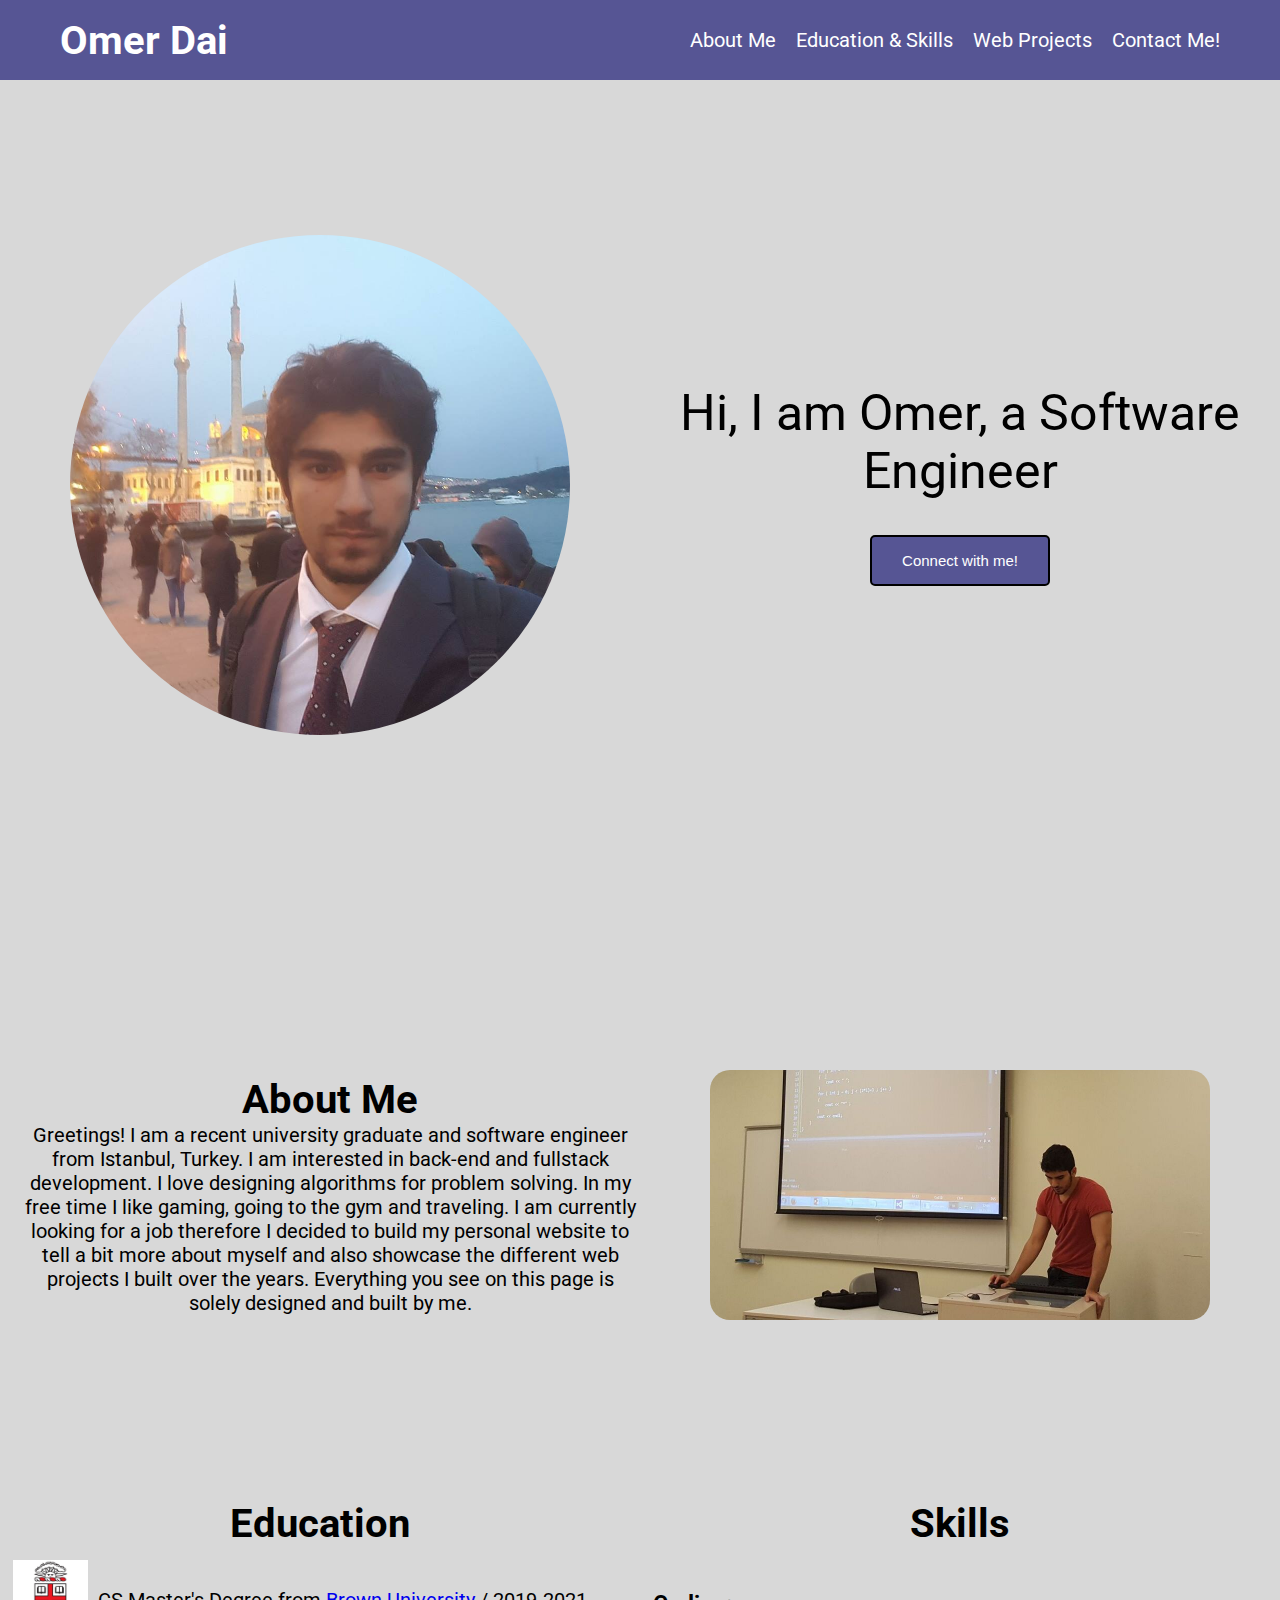
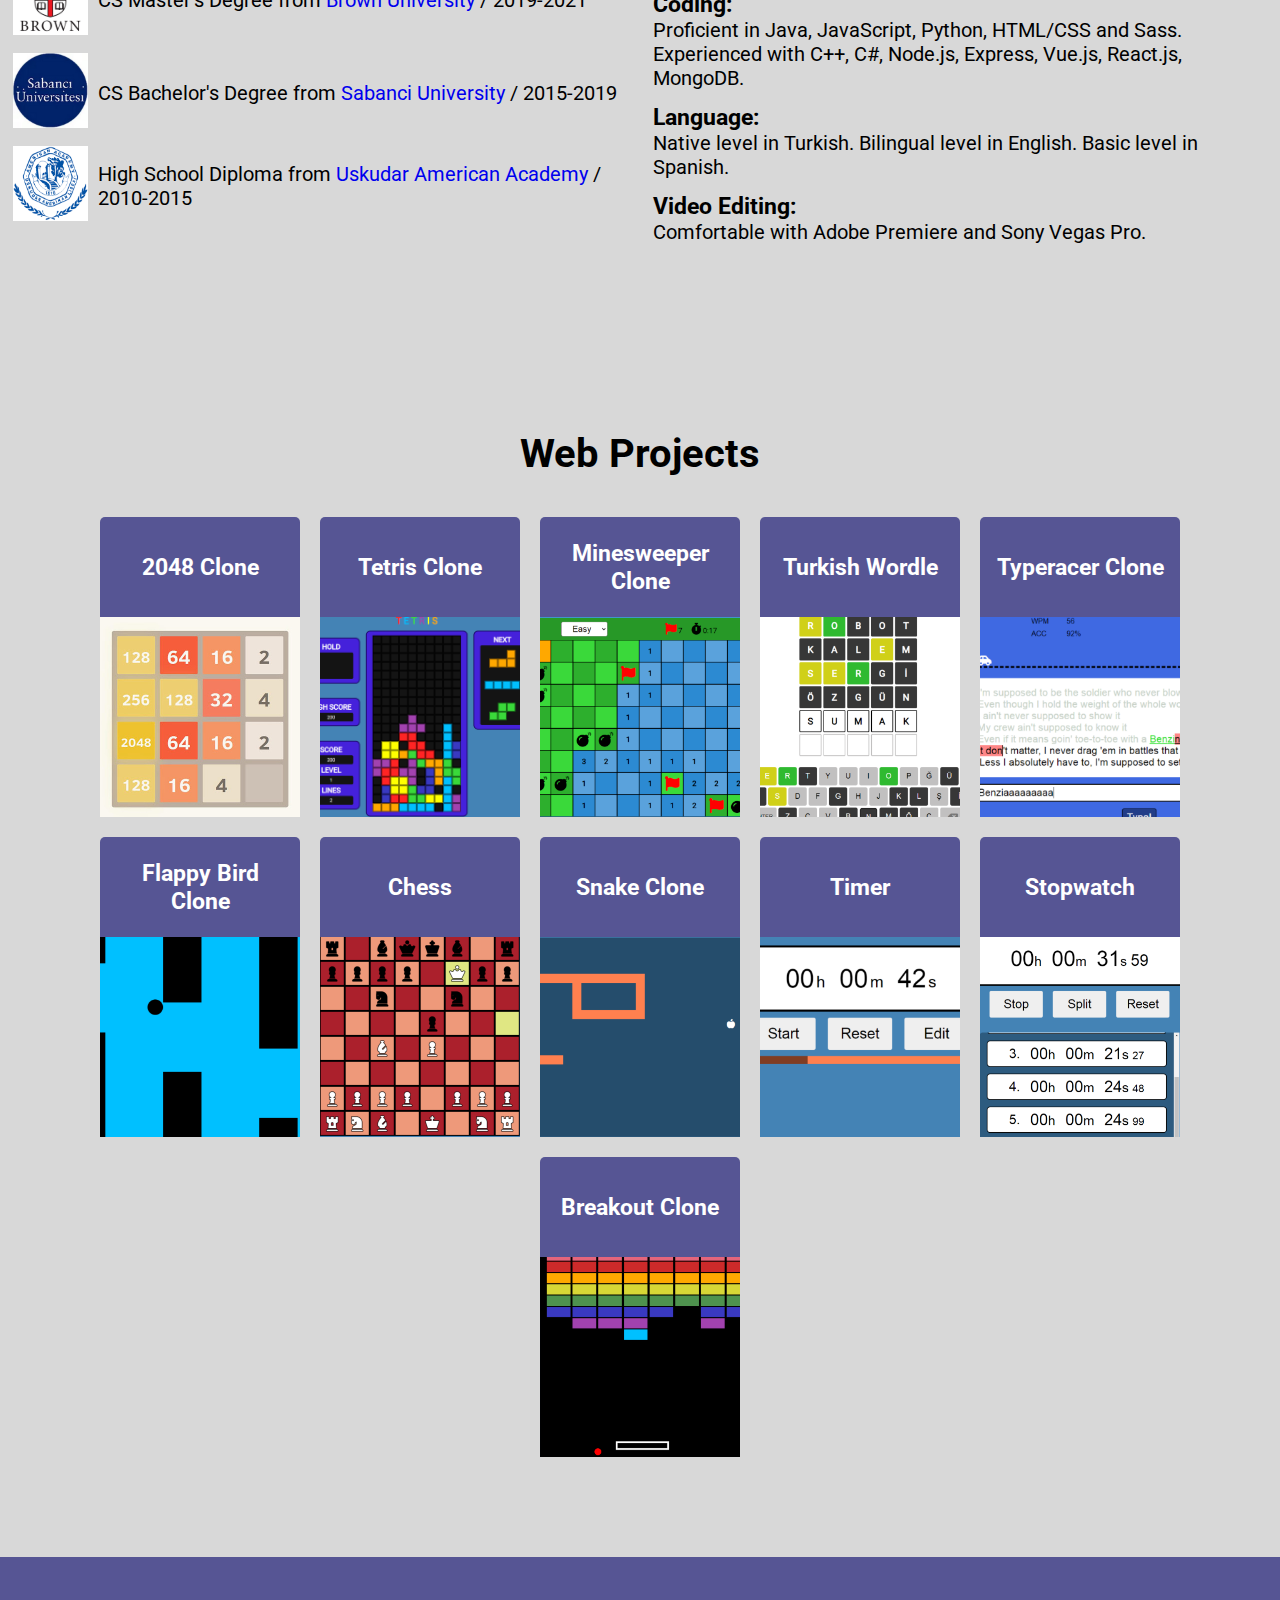
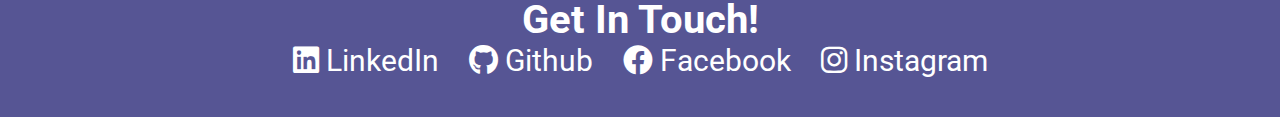
<file: index.html>
<!DOCTYPE html>
<html lang="en">
  <head>
    <meta charset="UTF-8" />
    <meta http-equiv="X-UA-Compatible" content="IE=edge" />
    <meta name="viewport" content="width=device-width, initial-scale=1.0" />
    <link
      rel="stylesheet"
      href="https://cdnjs.cloudflare.com/ajax/libs/font-awesome/6.0.0/css/all.min.css"
      integrity="sha512-9usAa10IRO0HhonpyAIVpjrylPvoDwiPUiKdWk5t3PyolY1cOd4DSE0Ga+ri4AuTroPR5aQvXU9xC6qOPnzFeg=="
      crossorigin="anonymous"
      referrerpolicy="no-referrer"
    />
    <link rel="stylesheet" href="./styles/style.css" />
    <title>Omer Dai</title>
  </head>
  <body>
    <!-- Header -->
    <div class="header-space"></div>
    <header>
      <div class="left-header">
        <a href="#">
          <h1>Omer Dai</h1>
        </a>
      </div>
      <ul class="right-header">        
        <li>
          <a href="#aboutMe">About Me</a>
        </li>
        <li>
          <a href="#educationSkills">Education & Skills</a>
        </li>
        <li>
          <a href="#webProjects">Web Projects</a>
        </li>
        <li>
          <a href="#contactMe">Contact Me!</a>
        </li>
        </ul>
    </header>

    <!-- Main -->
    <div class="main-page">
      <div class="left-side">
        <img src="./imgs/profilfoto.jpg" alt="profilfoto">
      </div>
      <div class="right-side">
        <div class="text">
          Hi, I am Omer, a Software Engineer
        </div>
        <a href="https://www.linkedin.com/in/omer-dai-102620156/" target="_blank" rel="noopener noreferrer">
          <button>Connect with me!</button>
        </a>
      </div>
    </div>
    
    <!-- About Me -->
    <div id="aboutMe" class="header-space" ></div>
    <div class="about-me" >
      <div class="left-side">
        <h1>About Me</h1>
        Greetings! I am a recent university graduate and software engineer from Istanbul, Turkey. I am interested in back-end and fullstack development. I love designing algorithms for problem solving. In my free time I like gaming, going to the gym and traveling. I am currently looking for a job therefore I decided to build my personal website to tell a bit more about myself and also showcase the different web projects I built over the years. Everything you see on this page is solely designed and built by me.
      </div>
      <div class="right-side">
        <img src="./imgs/hocalik.jpg" alt="hocalik">
      </div>
    </div>

    <!-- Education & Skills -->
    <div id="educationSkills" class="header-space" ></div>
    <div class="education-skills" id="educationSkills">
      <div class="left-side">
        <h1>Education</h1>
        <div class="list-container">
          <ul>
            <li>
              <div class="picture">
                <a href="https://www.brown.edu/" target="_blank" rel="noopener noreferrer">
                  <img src="./imgs/brown.png" alt="brown">
                </a>
              </div>
              <div class="text">
                CS Master's Degree from <a href="https://www.brown.edu/" target="_blank" rel="noopener noreferrer">Brown University</a> / 2019-2021
              </div>
            </li>
            <li>
              <div class="picture">
                <a href="https://www.sabanciuniv.edu/en" target="_blank" rel="noopener noreferrer">
                  <img src="./imgs/sabanci.jpg" alt="brown">
                </a>
              </div>
              <div class="text">
                CS Bachelor's Degree from <a href="https://www.sabanciuniv.edu/en" target="_blank" rel="noopener noreferrer">Sabanci University</a> / 2015-2019
              </div>
            </li>
            <li>
              <div class="picture">
                <a href="https://www.uaa.k12.tr/en" target="_blank" rel="noopener noreferrer">
                  <img src="./imgs/uaa.png" alt="brown">
                </a>
              </div>
              <div class="text">
                High School Diploma from <a href="https://www.uaa.k12.tr/en" target="_blank" rel="noopener noreferrer">Uskudar American Academy</a> / 2010-2015
              </div>
            </li>
          </ul>
        </div>
      </div>

      <div class="right-side">
        <h1>Skills</h1>
        <div class="list-container">
          <ul>
            <li>
              <h3>Coding:</h3>
              Proficient in Java, JavaScript, Python, HTML/CSS and Sass. Experienced with C++,
              C#, Node.js, Express, Vue.js, React.js, MongoDB.
            </li>
            <li>
              <h3>Language:</h3>
              Native level in Turkish. Bilingual level in English. Basic level in Spanish.
            </li>
            <li>
              <h3>Video Editing:</h3>
              Comfortable with Adobe Premiere and Sony Vegas Pro.
            </li>
          </ul>
        </div>
      </div>
    </div>

    <!-- Web Projects -->
    <div id="webProjects" class="header-space" ></div>
    <div class="web-projects" id="webProjects">
      <h1>Web Projects</h1>
      <div class="projects-container">
        <!-- 2048 -->
        <a href="./web-projects/2048-game/2048_game/index.html" target="_blank">
          <div class="project">
            <div class="title"><h3>2048 Clone</h3></div>
            <div class="picture-container">
              <img src="./web-projects/2048-game/2048-game.jpg" alt="2048-game">
            </div>
          </div>
        </a>

        <!-- Tetris -->
        <a href="./web-projects/tetris-game/tetris_game/index.html" target="_blank">
          <div class="project">
            <div class="title"><h3>Tetris Clone</h3></div>
            <div class="picture-container">
              <img src="./web-projects/tetris-game/tetris.png" alt="tetris-game">
            </div>
          </div>
        </a>

        <!-- Minesweeper -->
        <a href="./web-projects/minesweeper-game/minesweeper_game/index.html" target="_blank">
          <div class="project">
            <div class="title"><h3>Minesweeper Clone</h3></div>
            <div class="picture-container">
              <img src="./web-projects/minesweeper-game/minesweeper.png" alt="minesweeper">
            </div>
          </div>
        </a>

        <!-- Wordle -->
        <a href="./web-projects/turkish-wordle/wordle_game/index.html" target="_blank">
          <div class="project">
            <div class="title"><h3>Turkish Wordle</h3></div>
            <div class="picture-container">
              <img src="./web-projects/turkish-wordle/wordle.png" alt="wordle">
            </div>
          </div>
        </a>

        <!-- Typeracer -->
        <a href="./web-projects/type-racer-clone/typeracer/index.html" target="_blank">
          <div class="project">
            <div class="title"><h3>Typeracer Clone</h3></div>
            <div class="picture-container">
              <img src="./web-projects/type-racer-clone/type-racer.png" alt="type-racer">
            </div>
          </div>
        </a>

        <!-- Flappy Bird -->
        <a href="./web-projects/flappy-bird/flappy_bird_game/index.html" target="_blank">
          <div class="project">
            <div class="title"><h3>Flappy Bird Clone</h3></div>
            <div class="picture-container">
              <img src="./web-projects/flappy-bird/flappy.png" alt="flappy">
            </div>
          </div>
        </a>

        <!-- Chess -->
        <a href="./web-projects/chess/chess/index.html" target="_blank">
          <div class="project">
            <div class="title"><h3>Chess</h3></div>
            <div class="picture-container">
              <img src="./web-projects/chess/chess.png" alt="chess">
            </div>
          </div>
        </a>

        <!-- Snake -->
        <a href="./web-projects/snake-game/snake_game/index.html" target="_blank">
          <div class="project">
            <div class="title"><h3>Snake Clone</h3></div>
            <div class="picture-container">
              <img src="./web-projects/snake-game/snake.png" alt="snake">
            </div>
          </div>
        </a>

        <!-- Timer -->
        <a href="./web-projects/timer/timer/index.html" target="_blank">
          <div class="project">
            <div class="title"><h3>Timer</h3></div>
            <div class="picture-container">
              <img src="./web-projects/timer/timer.png" alt="timer">
            </div>
          </div>
        </a>

        <!-- Stopwatch -->
        <a href="./web-projects/stopwatch/stopwatch/index.html" target="_blank">
          <div class="project">
            <div class="title"><h3>Stopwatch</h3></div>
            <div class="picture-container">
              <img src="./web-projects/stopwatch/stopwatch.png" alt="stopwatch">
            </div>
          </div>
        </a>

        <!-- Breakout Game -->
        <a href="./web-projects/breakout-game/breakout-game/index.html" target="_blank">
          <div class="project">
            <div class="title"><h3>Breakout Clone</h3></div>
            <div class="picture-container">
              <img src="./web-projects/breakout-game/breakout.png" alt="breakout">
            </div>
          </div>
        </a>

      </div>
    </div>

    <!-- Contact Me -->
    <div id="contactMe" class="header-space" ></div>
    <div class="contact-me">
      <h1>Get In Touch!</h1>
      <div class="list-container">
        <ul>
          <li>
            <a href="https://www.linkedin.com/in/omer-dai-102620156/" target="_blank">
              <i class="fa-brands fa-linkedin"></i> LinkedIn
            </a>
          </li>
  
          <li>
            <a href="https://github.com/omersdai" target="_blank">
              <i class="fa-brands fa-github"></i> Github
            </a>
          </li>
  
          <li>
            <a href="https://www.facebook.com/omer.s.dai/" target="_blank">
              <i class="fa-brands fa-facebook"></i> Facebook
            </a>
          </li>
  
          <li>
            <a href="https://www.instagram.com/omersdai/" target="_blank">
              <i class="fa-brands fa-instagram"></i> Instagram
            </a>
          </li>
  
        </ul>
      </div>
    </div>

    <script src="script.js"></script>
  </body>
</html>
</file>
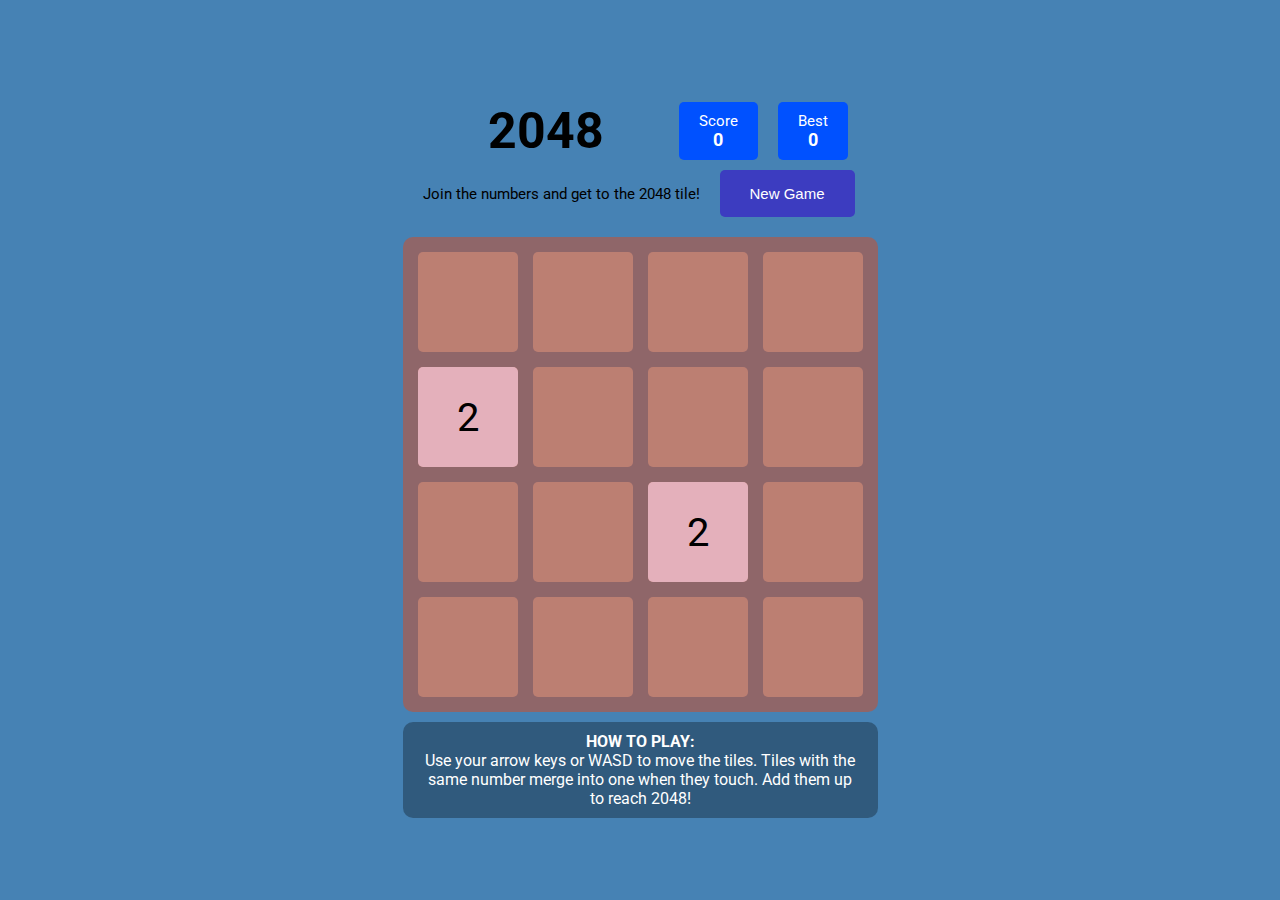
<file: web-projects/2048-game/2048_game/index.html>
<!DOCTYPE html>
<html lang="en">
  <head>
    <meta charset="UTF-8" />
    <meta http-equiv="X-UA-Compatible" content="IE=edge" />
    <meta name="viewport" content="width=device-width, initial-scale=1.0" />
    <link
      rel="stylesheet"
      href="https://cdnjs.cloudflare.com/ajax/libs/font-awesome/5.15.3/css/all.min.css"
      integrity="sha512-iBBXm8fW90+nuLcSKlbmrPcLa0OT92xO1BIsZ+ywDWZCvqsWgccV3gFoRBv0z+8dLJgyAHIhR35VZc2oM/gI1w=="
      crossorigin="anonymous"
      referrerpolicy="no-referrer"
    />
    <link rel="stylesheet" href="./styles/style.css" />
    <title>2048 Game</title>
  </head>
  <body>
    <div class="game-header">
      <div class="top-header">
        <h1>2048</h1>
        <div class="score-header">
          <div class="game-score">
            <span>Score</span>
            <h3 id="score">31</h3>
          </div>
          <div class="game-score">
            <span>Best</span>
            <h3 id="bestScore">31</span>
          </div>
        </div>
      </div>
      <div class="bot-header">
        <p>Join the numbers and get to the 2048 tile!</p>
        <button id="resetBtn" class="reset-btn">New Game</button>
      </div>
    </div>
    <div id="gameContainer" class="game-container">
      <!-- <div class="game-row">
        <div class="tile"></div>
        <div class="tile"></div>
        <div class="tile"></div>
        <div class="tile"></div>
      </div>
      <div class="game-row">
        <div class="tile"></div>
        <div class="tile"></div>
        <div class="tile"></div>
        <div class="tile"></div>
      </div>
      <div class="game-row">
        <div class="tile"></div>
        <div class="tile"></div>
        <div class="tile"></div>
        <div class="tile"></div>
      </div>
      <div class="game-row">
        <div class="tile"></div>
        <div class="tile"></div>
        <div class="tile"></div>
        <div class="tile"></div>
      </div> -->
    </div>
    <div class="how-to-play">
      <h4>HOW TO PLAY:</h4>
      Use your arrow keys or WASD to move the tiles. Tiles with the same number merge into one when they touch. Add them up to reach 2048!
    </div>

    <div id="popup" class="popup hide">
      <button id="closeBtn" class="close-btn">
        <i class="fas fa-times fa-2x"></i>
      </button>
      <h1 id="gameMessage">You won!</h1>
    </div>

    <script src="script.js"></script>
  </body>
</html>
</file>
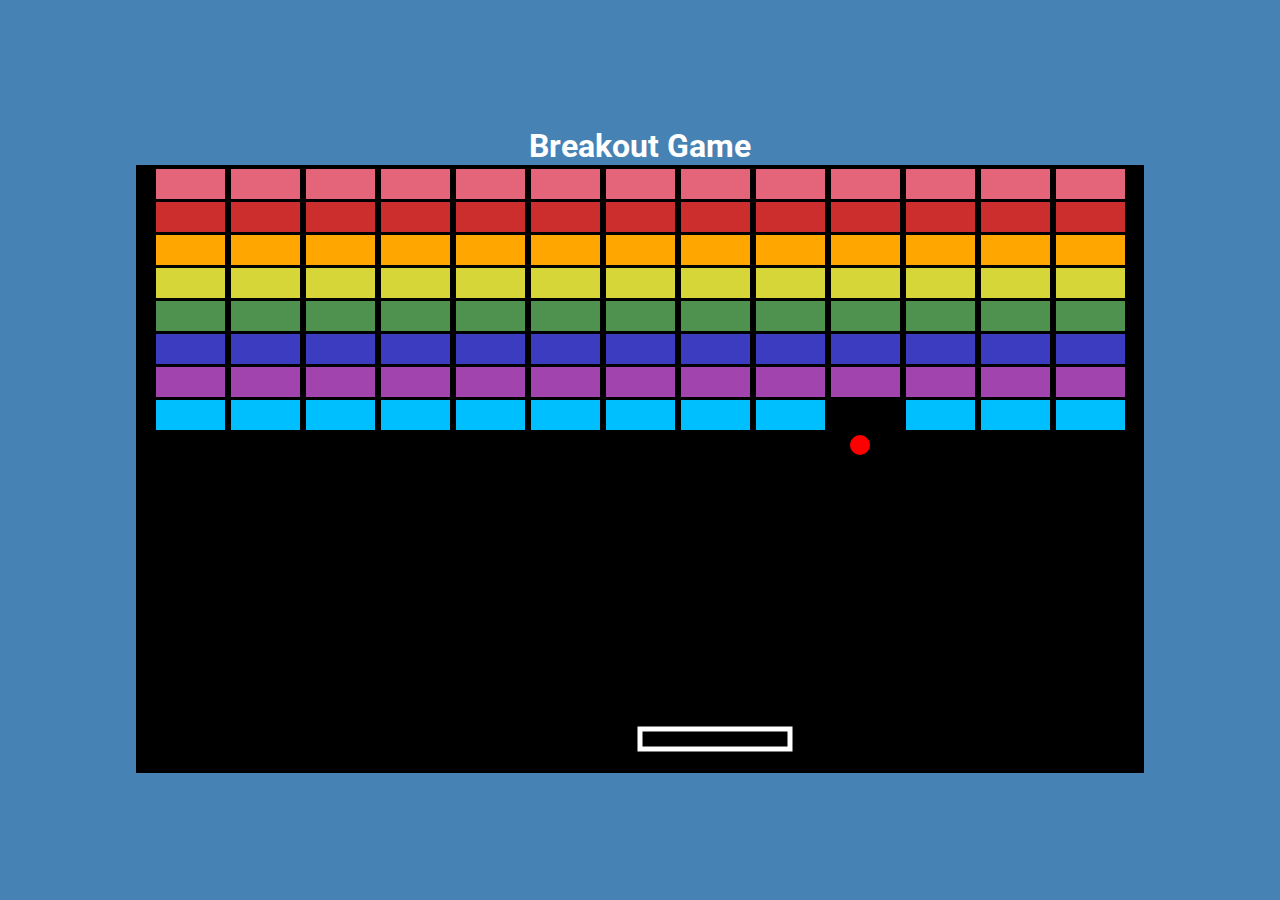
<file: web-projects/breakout-game/breakout-game/index.html>
<!DOCTYPE html>
<html lang="en">
  <head>
    <meta charset="UTF-8" />
    <meta http-equiv="X-UA-Compatible" content="IE=edge" />
    <meta name="viewport" content="width=device-width, initial-scale=1.0" />
    <link
      rel="stylesheet"
      href="https://cdnjs.cloudflare.com/ajax/libs/font-awesome/5.15.3/css/all.min.css"
      integrity="sha512-iBBXm8fW90+nuLcSKlbmrPcLa0OT92xO1BIsZ+ywDWZCvqsWgccV3gFoRBv0z+8dLJgyAHIhR35VZc2oM/gI1w=="
      crossorigin="anonymous"
      referrerpolicy="no-referrer"
    />
    <link rel="stylesheet" href="./styles/style.css" />
    <title>Breakout</title>
  </head>
  <body>
    <h1>Breakout Game</h1>
    <canvas id="canvas"></canvas>
    <div id="popup" class="popup hide">
      <h1 id="gameMessage">You won!</h1>
      <h3>Score: <span id="score">31</span></h3>
      <button id="resetBtn">Reset</button>
    </div>
    <script src="script.js"></script>
  </body>
</html>
</file>
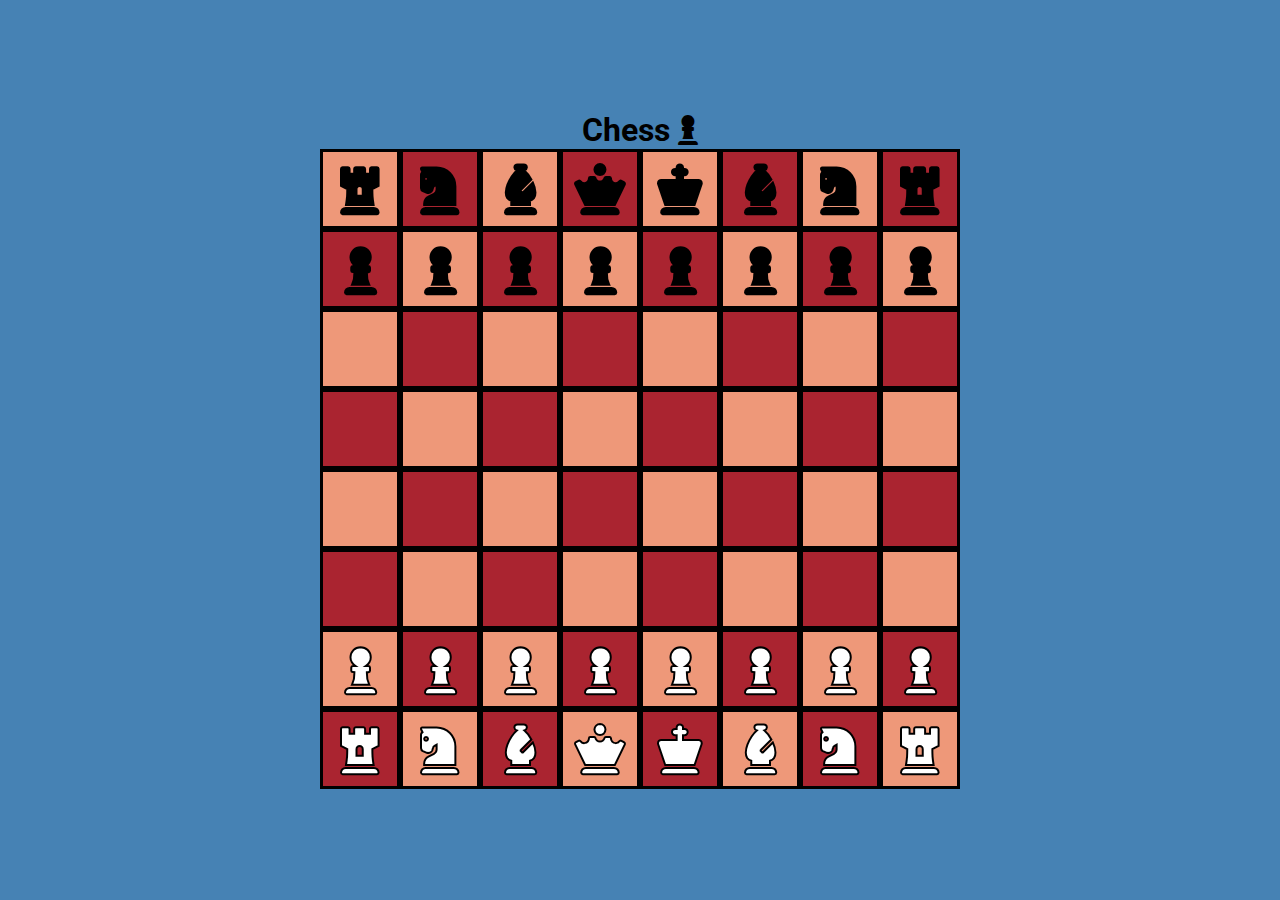
<file: web-projects/chess/chess/index.html>
<!DOCTYPE html>
<html lang="en">
  <head>
    <meta charset="UTF-8" />
    <meta http-equiv="X-UA-Compatible" content="IE=edge" />
    <meta name="viewport" content="width=device-width, initial-scale=1.0" />
    <link
      rel="stylesheet"
      href="https://cdnjs.cloudflare.com/ajax/libs/font-awesome/6.0.0/css/all.min.css"
      integrity="sha512-9usAa10IRO0HhonpyAIVpjrylPvoDwiPUiKdWk5t3PyolY1cOd4DSE0Ga+ri4AuTroPR5aQvXU9xC6qOPnzFeg=="
      crossorigin="anonymous"
      referrerpolicy="no-referrer"
    />
    <link rel="stylesheet" href="./styles/style.css" />
    <title>Chess</title>
  </head>
  <body>
    <h1>Chess <i class="fa-solid fa-chess-pawn"></i></h1>
    <div class="chess-board" id="chessBoard">
      <div class="row">
        <div class="square"></div>
        <div class="square"></div>
        <div class="square"></div>
        <div class="square"></div>
        <div class="square"></div>
        <div class="square"></div>
        <div class="square"></div>
        <div class="square"></div>
      </div>
      <div class="row">
        <div class="square"></div>
        <div class="square"></div>
        <div class="square"></div>
        <div class="square"></div>
        <div class="square"></div>
        <div class="square"></div>
        <div class="square"></div>
        <div class="square"></div>
      </div>
      <div class="row">
        <div class="square"></div>
        <div class="square"></div>
        <div class="square"></div>
        <div class="square"></div>
        <div class="square"></div>
        <div class="square"></div>
        <div class="square"></div>
        <div class="square"></div>
      </div>
      <div class="row">
        <div class="square"></div>
        <div class="square"></div>
        <div class="square"></div>
        <div class="square"></div>
        <div class="square"></div>
        <div class="square"></div>
        <div class="square"></div>
        <div class="square"></div>
      </div>
      <div class="row">
        <div class="square"></div>
        <div class="square"></div>
        <div class="square"></div>
        <div class="square"></div>
        <div class="square"></div>
        <div class="square"></div>
        <div class="square"></div>
        <div class="square"></div>
      </div>
      <div class="row">
        <div class="square"></div>
        <div class="square"></div>
        <div class="square"></div>
        <div class="square"></div>
        <div class="square"></div>
        <div class="square"></div>
        <div class="square"></div>
        <div class="square"></div>
      </div>
      <div class="row">
        <div class="square"></div>
        <div class="square"></div>
        <div class="square"></div>
        <div class="square"></div>
        <div class="square"></div>
        <div class="square"></div>
        <div class="square"></div>
        <div class="square"></div>
      </div>
      <div class="row">
        <div class="square"></div>
        <div class="square"></div>
        <div class="square"></div>
        <div class="square"></div>
        <div class="square"></div>
        <div class="square"></div>
        <div class="square"></div>
        <div class="square"></div>
      </div>
      <div class="promotion-container promotion-white hide" id="promotionWhite">
        <button class="square" type="queen">
          <i class="fa-solid fa-chess-queen"></i>
        </button>
        <button class="square" type="bishop">
          <i class="fa-solid fa-chess-bishop"></i>
        </button>
        <button class="square" type="knight">
          <i class="fa-solid fa-chess-knight"></i>
        </button>
        <button class="square" type="rook">
          <i class="fa-solid fa-chess-rook"></i>
        </button>
      </div>
      <div class="promotion-container promotion-black hide" id="promotionBlack">
        <button class="square" type="rook">
          <i class="fa-solid fa-chess-rook"></i>
        </button>
        <button class="square" type="knight">
          <i class="fa-solid fa-chess-knight"></i>
        </button>
        <button class="square" type="bishop">
          <i class="fa-solid fa-chess-bishop"></i>
        </button>
        <button class="square" type="queen">
          <i class="fa-solid fa-chess-queen"></i>
        </button>
      </div>
    </div>

    <script src="script.js"></script>
  </body>
</html>
</file>
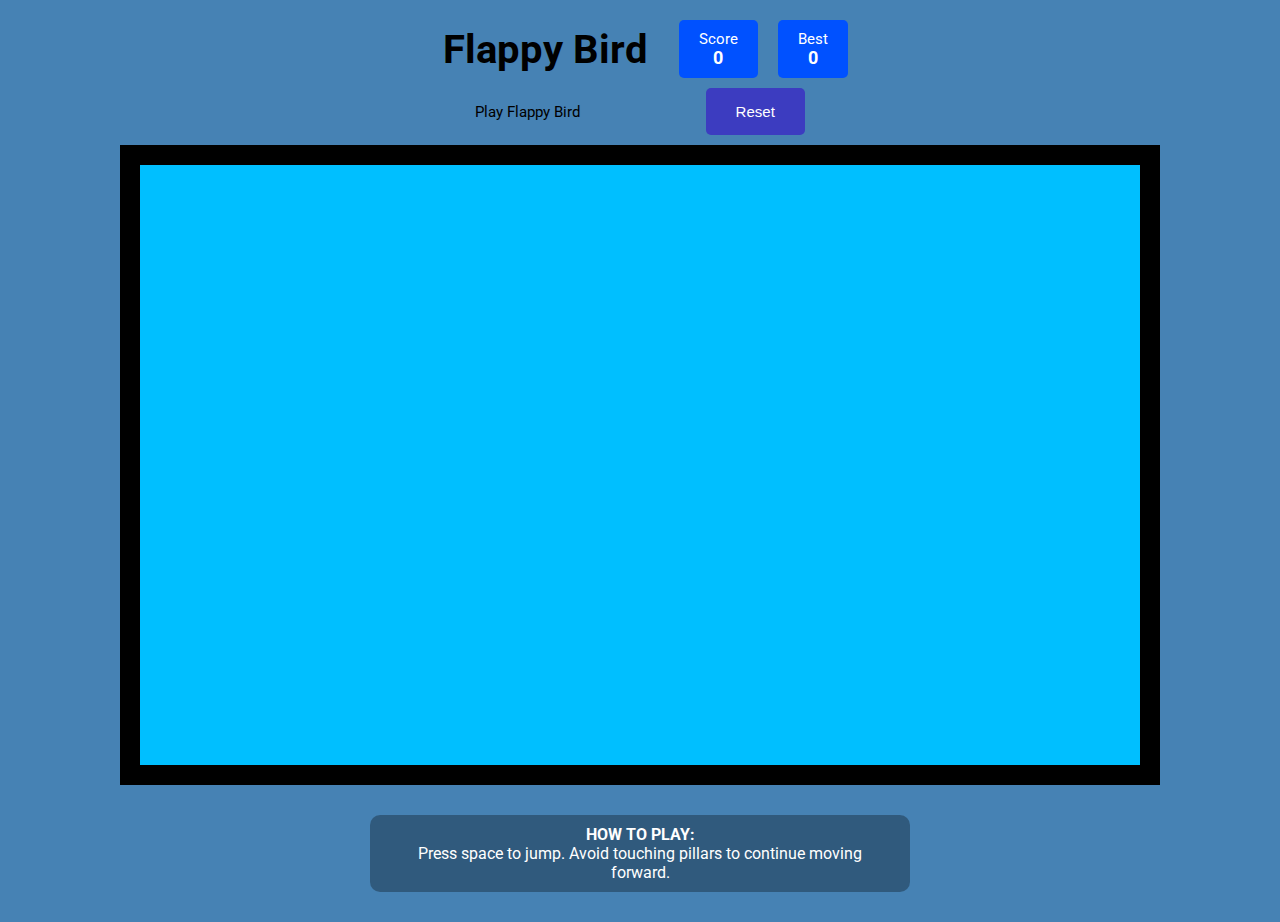
<file: web-projects/flappy-bird/flappy_bird_game/index.html>
<!DOCTYPE html>
<html lang="en">
  <head>
    <meta charset="UTF-8" />
    <meta http-equiv="X-UA-Compatible" content="IE=edge" />
    <meta name="viewport" content="width=device-width, initial-scale=1.0" />
    <link
      rel="stylesheet"
      href="https://cdnjs.cloudflare.com/ajax/libs/font-awesome/6.0.0/css/all.min.css"
      integrity="sha512-9usAa10IRO0HhonpyAIVpjrylPvoDwiPUiKdWk5t3PyolY1cOd4DSE0Ga+ri4AuTroPR5aQvXU9xC6qOPnzFeg=="
      crossorigin="anonymous"
      referrerpolicy="no-referrer"
    />
    <link rel="stylesheet" href="./styles/style.css" />
    <title>Flappy Bird</title>
  </head>
  <body>
    <div class="game-header">
      <div class="top-header">
        <h1>Flappy Bird</h1>
        <div class="score-header">
          <div class="game-score">
            <span>Score</span>
            <h3 id="gameScore">0</h3>
          </div>
          <div class="game-score">
            <span>Best</span>
            <h3 id="bestScore">0</span>
          </div>
        </div>
      </div>
      <div class="bot-header">
        <p>Play Flappy Bird</p>
        <button id="resetBtn" class="reset-btn">Reset</button>
      </div>
    </div>
    <canvas id="canvas"></canvas>

    <div class="how-to-play">
      <h4>HOW TO PLAY:</h4>
      Press space to jump. Avoid touching pillars to continue moving forward.
    </div>
    <script src="script.js"></script>
  </body>
</html>
</file>
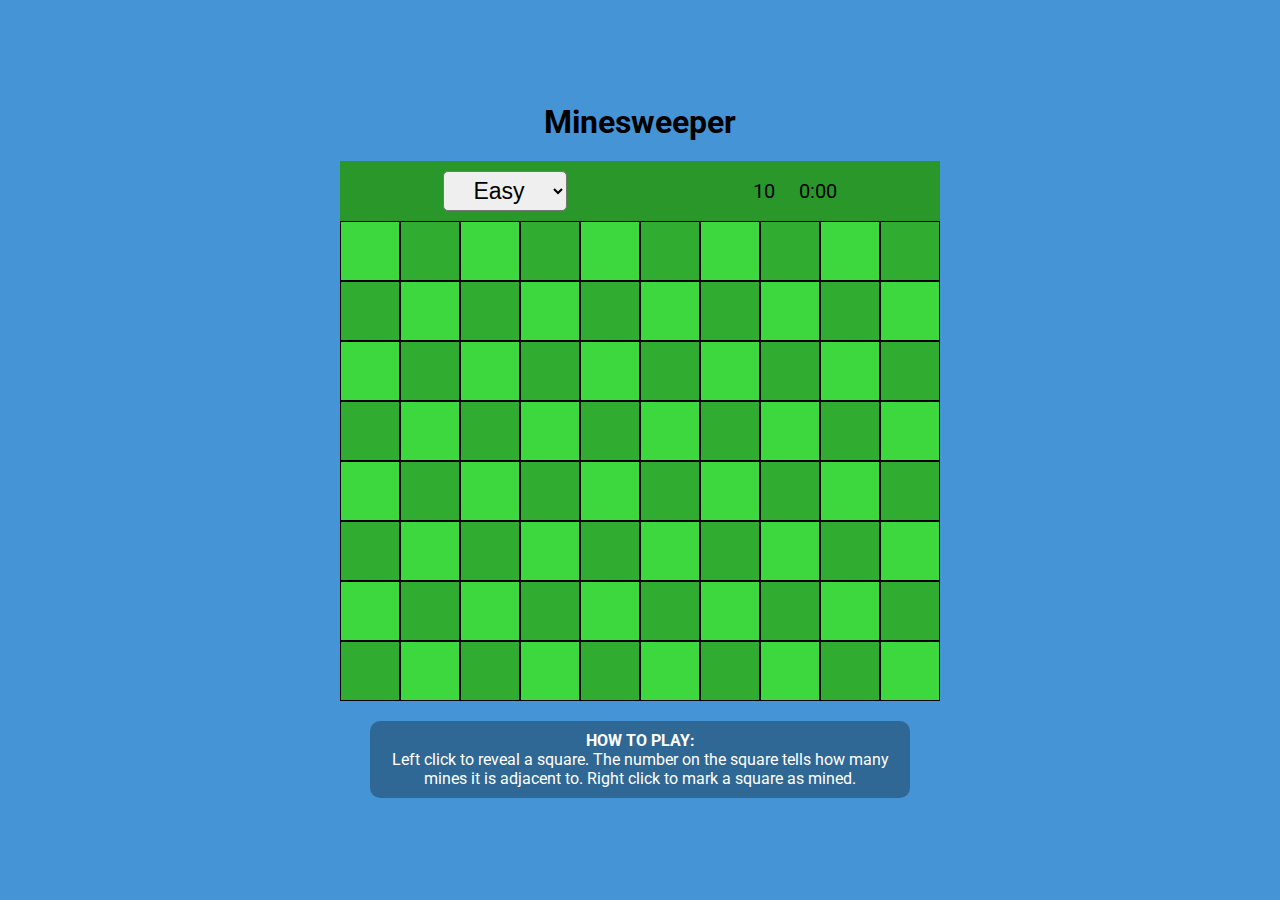
<file: web-projects/minesweeper-game/minesweeper_game/index.html>
<!DOCTYPE html>
<html lang="en">
  <head>
    <meta charset="UTF-8" />
    <meta http-equiv="X-UA-Compatible" content="IE=edge" />
    <meta name="viewport" content="width=device-width, initial-scale=1.0" />
    <link
      rel="stylesheet"
      href="https://cdnjs.cloudflare.com/ajax/libs/font-awesome/5.15.3/css/all.min.css"
      integrity="sha512-iBBXm8fW90+nuLcSKlbmrPcLa0OT92xO1BIsZ+ywDWZCvqsWgccV3gFoRBv0z+8dLJgyAHIhR35VZc2oM/gI1w=="
      crossorigin="anonymous"
      referrerpolicy="no-referrer"
    />
    <link rel="stylesheet" href="./styles/style.css" />
    <title>Minesweeper</title>
  </head>
  <body>
    <h1 id="gameTitle" class="game-title">Minesweeper</h1>
    <div class="minesweeper-container">
      <div class="game-header">
        <select name="difficulty" id="difficulty" class="difficulty">
          <option value="easy" selected>Easy</option>
          <option value="medium">Medium</option>
          <option value="hard">Hard</option>
        </select>
        <div class="game-info">
          <i class="fas fa-flag fa-2x"></i>
          <span class="game-text" id="flagCount">40</span>
          <i class="fas fa-stopwatch fa-2x"></i>
          <span class="game-text" id="clock">0:00</span>
        </div>
      </div>
      <div class="minesweeper" id="minesweeper"></div>
    </div>
    <div class="how-to-play">
      <h4>HOW TO PLAY:</h4>
      Left click to reveal a square. The number on the square tells how many
      mines it is adjacent to. Right click to mark a square as mined.
    </div>

    <div id="popup" class="popup hide">
      <button id="closeBtn" class="close-btn">
        <i class="fas fa-times fa-2x"></i>
      </button>

      <h1 id="gameMessage">You won!</h1>
      <h3><i class="fas fa-stopwatch"></i> <span id="timeScore">0:00</span></h3>
      <h3><i class="fas fa-bomb"></i> <span id="mineScore">0/10</span></h3>
      <button id="resetBtn" class="reset-btn">Reset</button>
    </div>
    <script src="script.js"></script>
  </body>
</html>
</file>
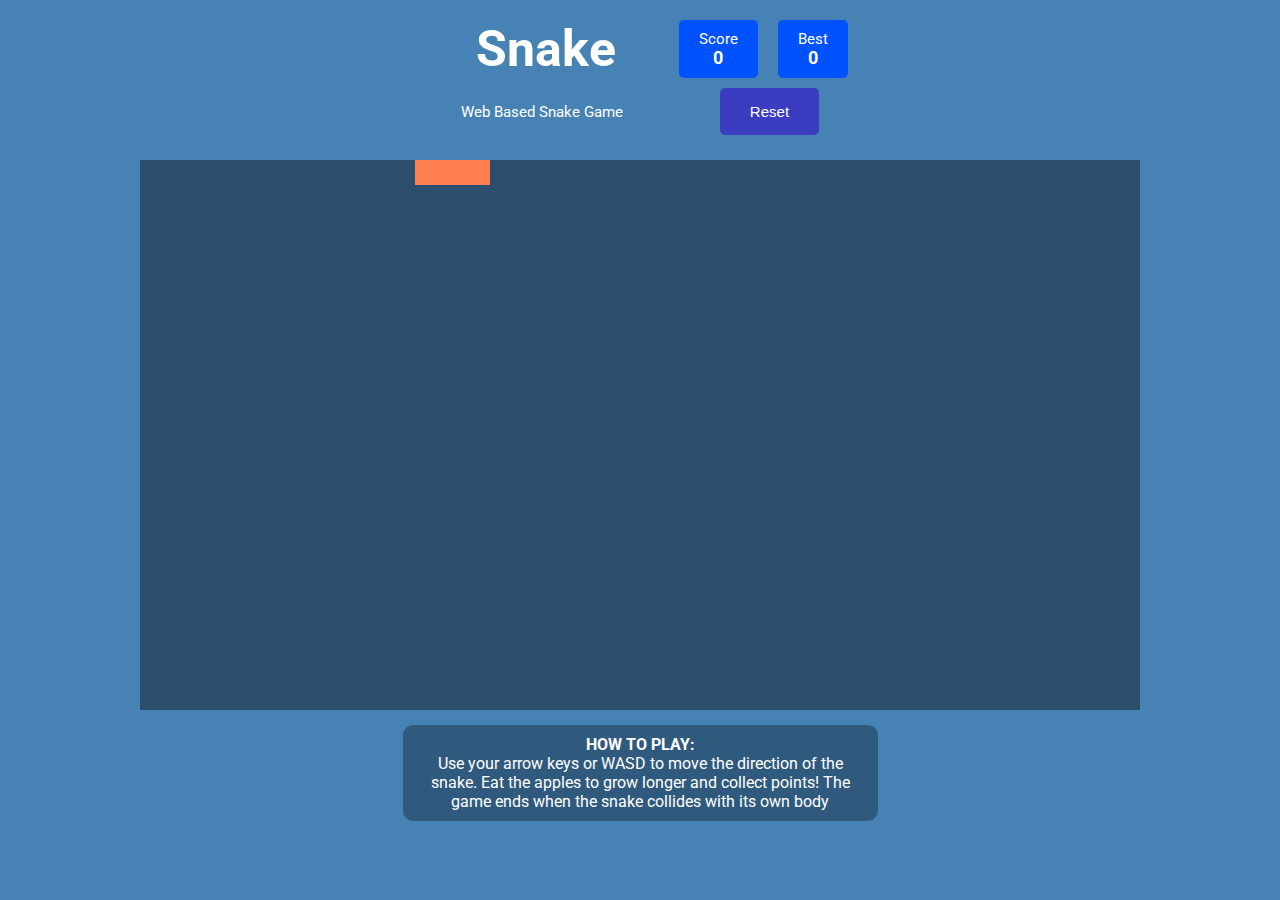
<file: web-projects/snake-game/snake_game/index.html>
<!DOCTYPE html>
<html lang="en">
  <head>
    <meta charset="UTF-8" />
    <meta http-equiv="X-UA-Compatible" content="IE=edge" />
    <meta name="viewport" content="width=device-width, initial-scale=1.0" />
    <link
      rel="stylesheet"
      href="https://cdnjs.cloudflare.com/ajax/libs/font-awesome/5.15.3/css/all.min.css"
      integrity="sha512-iBBXm8fW90+nuLcSKlbmrPcLa0OT92xO1BIsZ+ywDWZCvqsWgccV3gFoRBv0z+8dLJgyAHIhR35VZc2oM/gI1w=="
      crossorigin="anonymous"
      referrerpolicy="no-referrer"
    />
    <link rel="stylesheet" href="./styles/style.css" />
    <title>Snake Game</title>
  </head>
  <body>

      <div class="game-header">
        <div class="top-header">
          <h1>Snake</h1>
          <div class="score-header">
            <div class="game-score">
              <span>Score</span>
              <h3 id="gameScore">31</h3>
            </div>
            <div class="game-score">
              <span>Best</span>
              <h3 id="bestScore">31</span>
            </div>
          </div>
        </div>
        <div class="bot-header">
          <p>Web Based Snake Game</p>
          <button id="resetBtn" class="reset-btn">Reset</button>
        </div>
      </div>

      <div class="snake-game-container" id="snakeContainer"></div>
      <div class="how-to-play">
        <h4>HOW TO PLAY:</h4>
        Use your arrow keys or WASD to move the direction of the snake. Eat the
        apples to grow longer and collect points! The game ends when the snake
        collides with its own body
      </div>

    <script src="script.js"></script>
  </body>
</html>
</file>
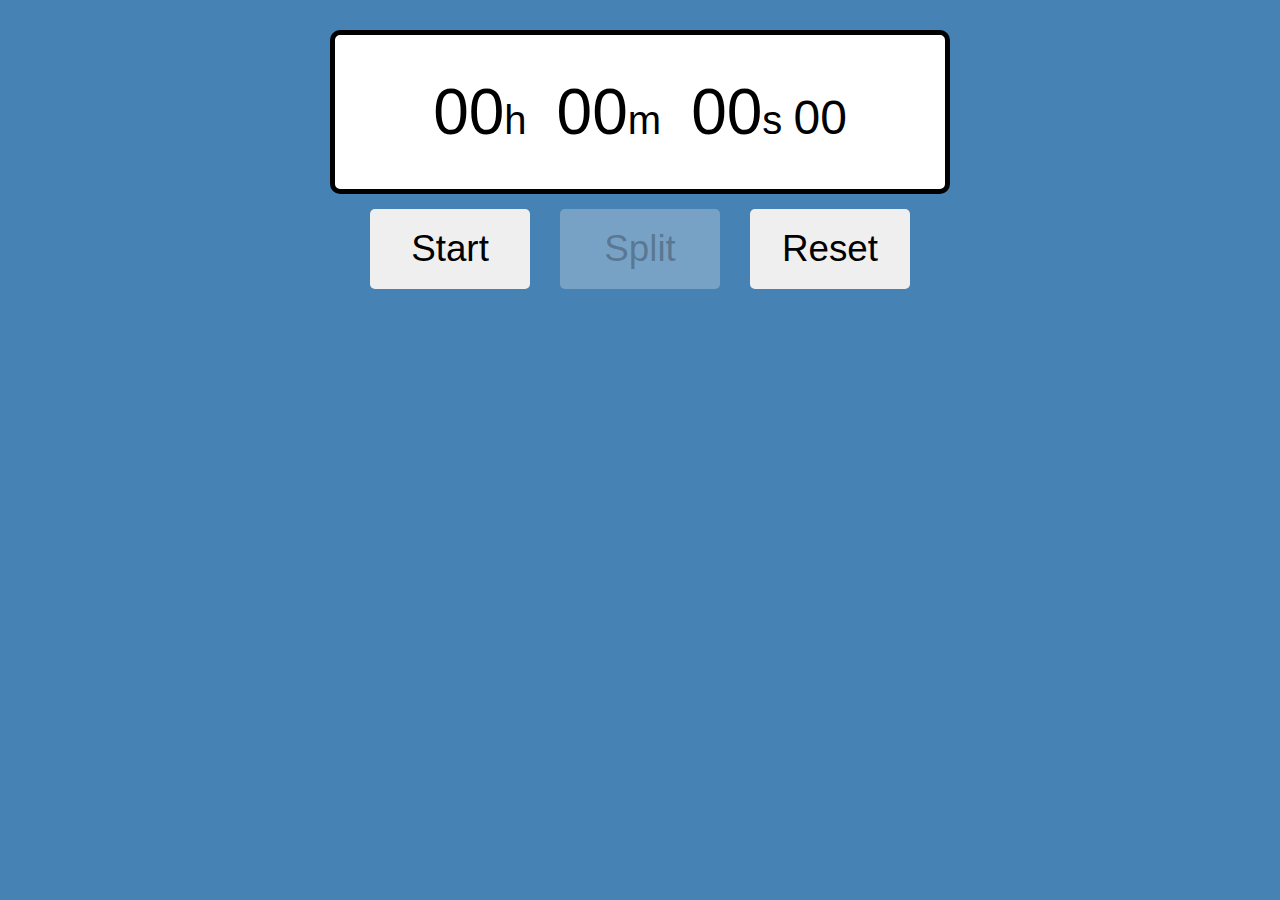
<file: web-projects/stopwatch/stopwatch/index.html>
<!DOCTYPE html>
<html lang="en">
  <head>
    <meta charset="UTF-8" />
    <meta http-equiv="X-UA-Compatible" content="IE=edge" />
    <meta name="viewport" content="width=device-width, initial-scale=1.0" />
    <link
      rel="stylesheet"
      href="https://cdnjs.cloudflare.com/ajax/libs/font-awesome/5.15.3/css/all.min.css"
      integrity="sha512-iBBXm8fW90+nuLcSKlbmrPcLa0OT92xO1BIsZ+ywDWZCvqsWgccV3gFoRBv0z+8dLJgyAHIhR35VZc2oM/gI1w=="
      crossorigin="anonymous"
      referrerpolicy="no-referrer"
    />
    <link rel="stylesheet" href="./styles/style.css" />
    <title id="title">Stopwatch</title>
  </head>
  <body>
    <div class="stopwatch">
      <div class="time"><span id="hour">00</span>h</div>
      <div class="time"><span id="minute">00</span>m</div>
      <div class="time">
        <span id="second">00</span>s
        <span class="millisecond" id="millisecond">00</span>
      </div>
    </div>
    <div class="stopwatch-buttons">
      <button id="toggleBtn">Start</button>
      <button id="splitBtn">Split</button>
      <button id="resetBtn">Reset</button>
    </div>
    <div class="split-container">
      <ul class="split-list" id="splitList"></ul>
    </div>
    <script src="script.js"></script>
  </body>
</html>
</file>
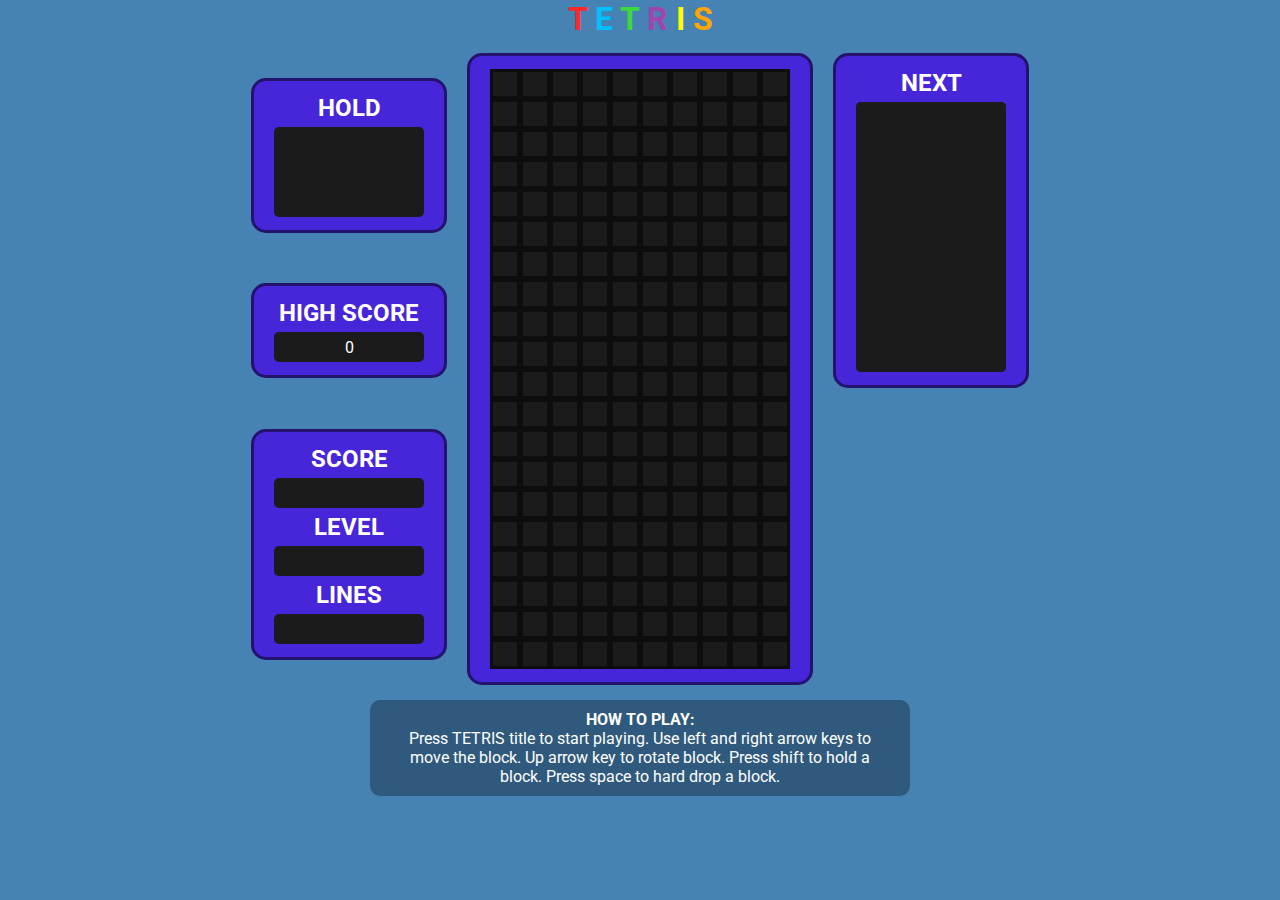
<file: web-projects/tetris-game/tetris_game/index.html>
<!DOCTYPE html>
<html lang="en">
  <head>
    <meta charset="UTF-8" />
    <meta http-equiv="X-UA-Compatible" content="IE=edge" />
    <meta name="viewport" content="width=device-width, initial-scale=1.0" />
    <link
      rel="stylesheet"
      href="https://cdnjs.cloudflare.com/ajax/libs/font-awesome/5.15.3/css/all.min.css"
      integrity="sha512-iBBXm8fW90+nuLcSKlbmrPcLa0OT92xO1BIsZ+ywDWZCvqsWgccV3gFoRBv0z+8dLJgyAHIhR35VZc2oM/gI1w=="
      crossorigin="anonymous"
      referrerpolicy="no-referrer"
    />
    <link rel="stylesheet" href="./styles/style.css" />
    <title>Tetris</title>
  </head>
  <body>
    <h1 id="title" class="game-title">        <span class="text-red">T</span>
      <span class="text-blue">E</span>
      <span class="text-green">T</span>
      <span class="text-purple">R</span>
      <span class="text-yellow">I</span>
      <span class="text-orange">S</span>
    </h1>
    <div class="tetris-container">
      <div class="col col-1">
        <div class="info-container">
          <h2>HOLD</h1>
          <div class="shape-container" id="holdContainer">
            <!-- Blue I Shape -->
            <div class="shape absolute-center hide">
              <div class="row">
                <div class="box bordered blue"></div>
                <div class="box bordered blue"></div>
                <div class="box bordered blue"></div>
                <div class="box bordered blue"></div>
              </div>
            </div>
            <!-- Dark blue J Shape -->
            <div class="shape absolute-center hide">
              <div class="row">
                <div class="box bordered dark-blue"></div>
                <div class="box"></div>
                <div class="box"></div>
              </div>
              <div class="row">
                <div class="box bordered dark-blue"></div>
                <div class="box bordered dark-blue"></div>
                <div class="box bordered dark-blue"></div>
              </div>
            </div>
            <!-- Orange L Shape -->
            <div class="shape absolute-center hide">
              <div class="row">
                <div class="box"></div>
                <div class="box"></div>
                <div class="box bordered orange"></div>
              </div>
              <div class="row">
                <div class="box bordered orange"></div>
                <div class="box bordered orange"></div>
                <div class="box bordered orange"></div>
              </div>
            </div>
            <!-- Yellow O Shape -->
            <div class="shape absolute-center hide">
              <div class="row">
                <div class="box bordered yellow"></div>
                <div class="box bordered yellow"></div>
              </div>
              <div class="row">
                <div class="box bordered yellow"></div>
                <div class="box bordered yellow"></div>
              </div>
            </div>
            <!-- Green S Shape -->
            <div class="shape absolute-center hide">
              <div class="row">
                <div class="box"></div>
                <div class="box bordered green"></div>
                <div class="box bordered green"></div>
              </div>
              <div class="row">
                <div class="box bordered green"></div>
                <div class="box bordered green"></div>
                <div class="box"></div>
              </div>
            </div>
            <!-- Purple T Shape -->
            <div class="shape absolute-center hide">
              <div class="row">
                <div class="box"></div>
                <div class="box bordered purple"></div>
                <div class="box"></div>
              </div>
              <div class="row">
                <div class="box bordered purple"></div>
                <div class="box bordered purple"></div>
                <div class="box bordered purple"></div>
              </div>
            </div>
            <!-- Red Z Shape -->
            <div class="shape absolute-center hide">
              <div class="row">
                <div class="box bordered red"></div>
                <div class="box bordered red"></div>
                <div class="box"></div>
              </div>
              <div class="row">
                <div class="box"></div>
                <div class="box bordered red"></div>
                <div class="box bordered red"></div>
              </div>
            </div>
          </div>
        </div>
        <div class="info-container">
          <h2>HIGH SCORE</h2>
          <div class="line-container">
            <span id="bestScore" class="absolute-center">31</span>
          </div>
        </div>
        <div class="info-container">
          <h2>SCORE</h2>
          <div class="line-container">
            <span id="score" class="absolute-center">31</span>
          </div>
          <h2>LEVEL</h2>
          <div class="line-container">
            <span id="level" class="absolute-center">31</span>
          </div>
          <h2>LINES</h2>
          <div class="line-container">
            <span id="line" class="absolute-center">31</span>
          </div>
        </div>
      </div>
      <div class="col col-2 tetris-game" id="tetris"><h1>

      </h1></div>
      <div class="col col-3">
        <div class="info-container">
          <h2>NEXT</h2>
          <div class="next-container" id="nextContainer">
            <div class="shape-container">
              <!-- Blue I Shape -->
              <div class="shape absolute-center hide">
                <div class="row">
                  <div class="box bordered blue"></div>
                  <div class="box bordered blue"></div>
                  <div class="box bordered blue"></div>
                  <div class="box bordered blue"></div>
                </div>
              </div>
              <!-- Dark blue J Shape -->
              <div class="shape absolute-center hide">
                <div class="row">
                  <div class="box bordered dark-blue"></div>
                  <div class="box"></div>
                  <div class="box"></div>
                </div>
                <div class="row">
                  <div class="box bordered dark-blue"></div>
                  <div class="box bordered dark-blue"></div>
                  <div class="box bordered dark-blue"></div>
                </div>
              </div>
              <!-- Orange L Shape -->
              <div class="shape absolute-center hide">
                <div class="row">
                  <div class="box"></div>
                  <div class="box"></div>
                  <div class="box bordered orange"></div>
                </div>
                <div class="row">
                  <div class="box bordered orange"></div>
                  <div class="box bordered orange"></div>
                  <div class="box bordered orange"></div>
                </div>
              </div>
              <!-- Yellow O Shape -->
              <div class="shape absolute-center hide">
                <div class="row">
                  <div class="box bordered yellow"></div>
                  <div class="box bordered yellow"></div>
                </div>
                <div class="row">
                  <div class="box bordered yellow"></div>
                  <div class="box bordered yellow"></div>
                </div>
              </div>
              <!-- Green S Shape -->
              <div class="shape absolute-center hide">
                <div class="row">
                  <div class="box"></div>
                  <div class="box bordered green"></div>
                  <div class="box bordered green"></div>
                </div>
                <div class="row">
                  <div class="box bordered green"></div>
                  <div class="box bordered green"></div>
                  <div class="box"></div>
                </div>
              </div>
              <!-- Purple T Shape -->
              <div class="shape absolute-center hide">
                <div class="row">
                  <div class="box"></div>
                  <div class="box bordered purple"></div>
                  <div class="box"></div>
                </div>
                <div class="row">
                  <div class="box bordered purple"></div>
                  <div class="box bordered purple"></div>
                  <div class="box bordered purple"></div>
                </div>
              </div>
              <!-- Red Z Shape -->
              <div class="shape absolute-center hide">
                <div class="row">
                  <div class="box bordered red"></div>
                  <div class="box bordered red"></div>
                  <div class="box"></div>
                </div>
                <div class="row">
                  <div class="box"></div>
                  <div class="box bordered red"></div>
                  <div class="box bordered red"></div>
                </div>
              </div>
            </div>
            <div class="shape-container">
              <!-- Blue I Shape -->
              <div class="shape absolute-center hide">
                <div class="row">
                  <div class="box bordered blue"></div>
                  <div class="box bordered blue"></div>
                  <div class="box bordered blue"></div>
                  <div class="box bordered blue"></div>
                </div>
              </div>
              <!-- Dark blue J Shape -->
              <div class="shape absolute-center hide">
                <div class="row">
                  <div class="box bordered dark-blue"></div>
                  <div class="box"></div>
                  <div class="box"></div>
                </div>
                <div class="row">
                  <div class="box bordered dark-blue"></div>
                  <div class="box bordered dark-blue"></div>
                  <div class="box bordered dark-blue"></div>
                </div>
              </div>
              <!-- Orange L Shape -->
              <div class="shape absolute-center hide">
                <div class="row">
                  <div class="box"></div>
                  <div class="box"></div>
                  <div class="box bordered orange"></div>
                </div>
                <div class="row">
                  <div class="box bordered orange"></div>
                  <div class="box bordered orange"></div>
                  <div class="box bordered orange"></div>
                </div>
              </div>
              <!-- Yellow O Shape -->
              <div class="shape absolute-center hide">
                <div class="row">
                  <div class="box bordered yellow"></div>
                  <div class="box bordered yellow"></div>
                </div>
                <div class="row">
                  <div class="box bordered yellow"></div>
                  <div class="box bordered yellow"></div>
                </div>
              </div>
              <!-- Green S Shape -->
              <div class="shape absolute-center hide">
                <div class="row">
                  <div class="box"></div>
                  <div class="box bordered green"></div>
                  <div class="box bordered green"></div>
                </div>
                <div class="row">
                  <div class="box bordered green"></div>
                  <div class="box bordered green"></div>
                  <div class="box"></div>
                </div>
              </div>
              <!-- Purple T Shape -->
              <div class="shape absolute-center hide">
                <div class="row">
                  <div class="box"></div>
                  <div class="box bordered purple"></div>
                  <div class="box"></div>
                </div>
                <div class="row">
                  <div class="box bordered purple"></div>
                  <div class="box bordered purple"></div>
                  <div class="box bordered purple"></div>
                </div>
              </div>
              <!-- Red Z Shape -->
              <div class="shape absolute-center hide">
                <div class="row">
                  <div class="box bordered red"></div>
                  <div class="box bordered red"></div>
                  <div class="box"></div>
                </div>
                <div class="row">
                  <div class="box"></div>
                  <div class="box bordered red"></div>
                  <div class="box bordered red"></div>
                </div>
              </div>
            </div>
            <div class="shape-container">
              <!-- Blue I Shape -->
              <div class="shape absolute-center hide">
                <div class="row">
                  <div class="box bordered blue"></div>
                  <div class="box bordered blue"></div>
                  <div class="box bordered blue"></div>
                  <div class="box bordered blue"></div>
                </div>
              </div>
              <!-- Dark blue J Shape -->
              <div class="shape absolute-center hide">
                <div class="row">
                  <div class="box bordered dark-blue"></div>
                  <div class="box"></div>
                  <div class="box"></div>
                </div>
                <div class="row">
                  <div class="box bordered dark-blue"></div>
                  <div class="box bordered dark-blue"></div>
                  <div class="box bordered dark-blue"></div>
                </div>
              </div>
              <!-- Orange L Shape -->
              <div class="shape absolute-center hide">
                <div class="row">
                  <div class="box"></div>
                  <div class="box"></div>
                  <div class="box bordered orange"></div>
                </div>
                <div class="row">
                  <div class="box bordered orange"></div>
                  <div class="box bordered orange"></div>
                  <div class="box bordered orange"></div>
                </div>
              </div>
              <!-- Yellow O Shape -->
              <div class="shape absolute-center hide">
                <div class="row">
                  <div class="box bordered yellow"></div>
                  <div class="box bordered yellow"></div>
                </div>
                <div class="row">
                  <div class="box bordered yellow"></div>
                  <div class="box bordered yellow"></div>
                </div>
              </div>
              <!-- Green S Shape -->
              <div class="shape absolute-center hide">
                <div class="row">
                  <div class="box"></div>
                  <div class="box bordered green"></div>
                  <div class="box bordered green"></div>
                </div>
                <div class="row">
                  <div class="box bordered green"></div>
                  <div class="box bordered green"></div>
                  <div class="box"></div>
                </div>
              </div>
              <!-- Purple T Shape -->
              <div class="shape absolute-center hide">
                <div class="row">
                  <div class="box"></div>
                  <div class="box bordered purple"></div>
                  <div class="box"></div>
                </div>
                <div class="row">
                  <div class="box bordered purple"></div>
                  <div class="box bordered purple"></div>
                  <div class="box bordered purple"></div>
                </div>
              </div>
              <!-- Red Z Shape -->
              <div class="shape absolute-center hide">
                <div class="row">
                  <div class="box bordered red"></div>
                  <div class="box bordered red"></div>
                  <div class="box"></div>
                </div>
                <div class="row">
                  <div class="box"></div>
                  <div class="box bordered red"></div>
                  <div class="box bordered red"></div>
                </div>
              </div>
            </div>
          </div>
        </div>
      </div>
    </div>
    
    <div class="how-to-play">
      <h4>HOW TO PLAY:</h4>
      Press TETRIS title to start playing. Use left and right arrow keys to move the block. Up arrow key to rotate block. Press shift to hold a block. Press space to hard drop a block.
    </div>
    
    <script src="script.js"></script>
  </body>
</html>
</file>
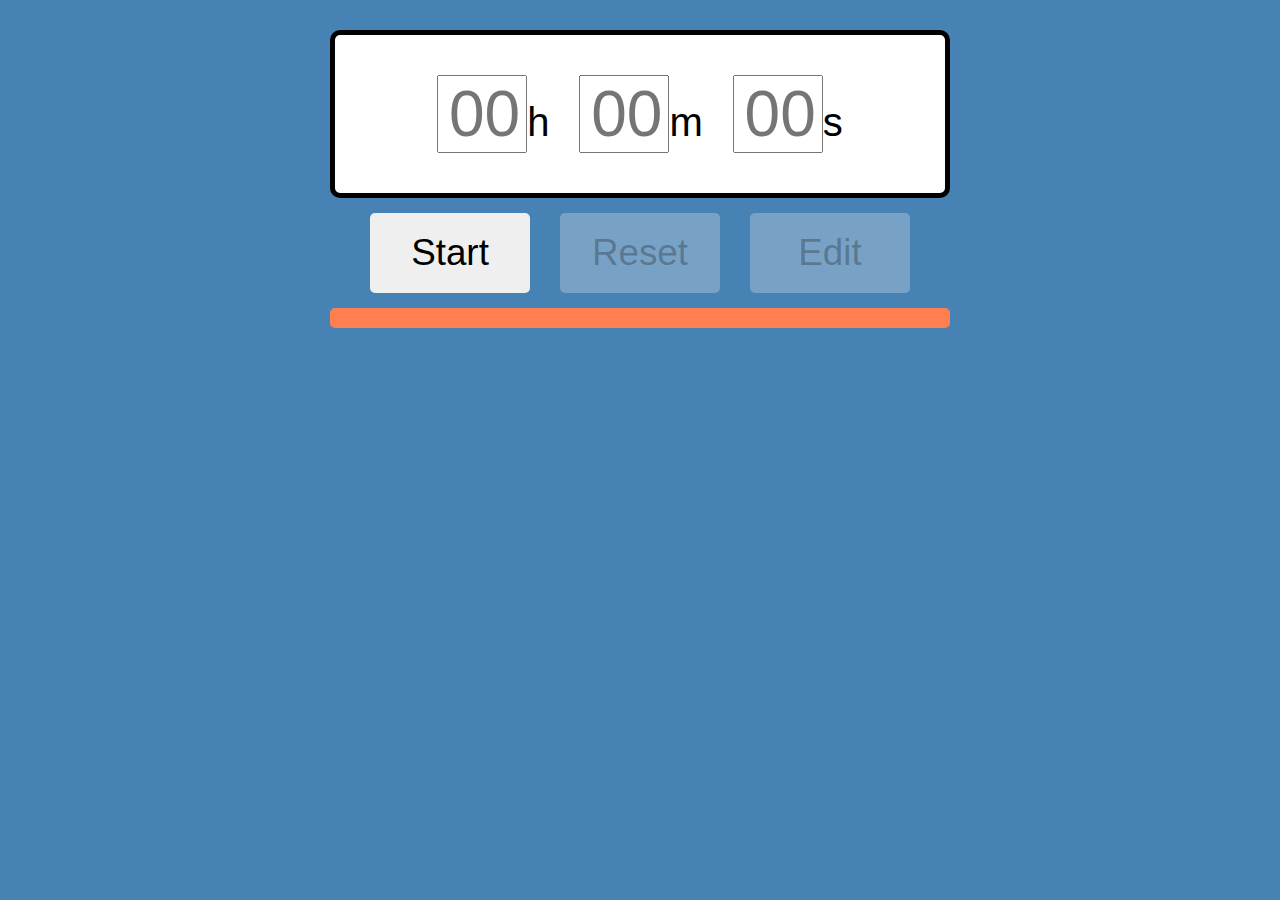
<file: web-projects/timer/timer/index.html>
<!DOCTYPE html>
<html lang="en">
  <head>
    <meta charset="UTF-8" />
    <meta http-equiv="X-UA-Compatible" content="IE=edge" />
    <meta name="viewport" content="width=device-width, initial-scale=1.0" />
    <link
      rel="stylesheet"
      href="https://cdnjs.cloudflare.com/ajax/libs/font-awesome/5.15.3/css/all.min.css"
      integrity="sha512-iBBXm8fW90+nuLcSKlbmrPcLa0OT92xO1BIsZ+ywDWZCvqsWgccV3gFoRBv0z+8dLJgyAHIhR35VZc2oM/gI1w=="
      crossorigin="anonymous"
      referrerpolicy="no-referrer"
    />
    <link rel="stylesheet" href="./styles/style.css" />
    <title>Timer</title>
  </head>
  <body>
      <div class="timer">
        <div class="timer-input" id="timerInput">
          <div class="time"><input type='number' id="inputHour" placeholder="00"></input>h</div>
          <div class="time"><input type='number' id="inputMinute" placeholder="00"></input>m</div>
          <div class="time">
            <input type='number' id="inputSecond" placeholder="00"></input>s
          </div>
        </div>
        <div class="timer-display hide" id="timerDisplay">
          <div class="time"><span id="hour">00</span>h</div>
          <div class="time"><span id="minute">00</span>m</div>
          <div class="time"><span id="second">00</span>s</div>
        </div>
      </div>
      <div class="timer-buttons">
        <button id="toggleBtn">Start</button>
        <button id="resetBtn">Reset</button>
        <button id="editBtn">Edit</button>
      </div>
      <div class="timer-bar">
        <div id="timerBar"></div>
      </div>


    <script src="script.js"></script>
  </body>
</html>
</file>
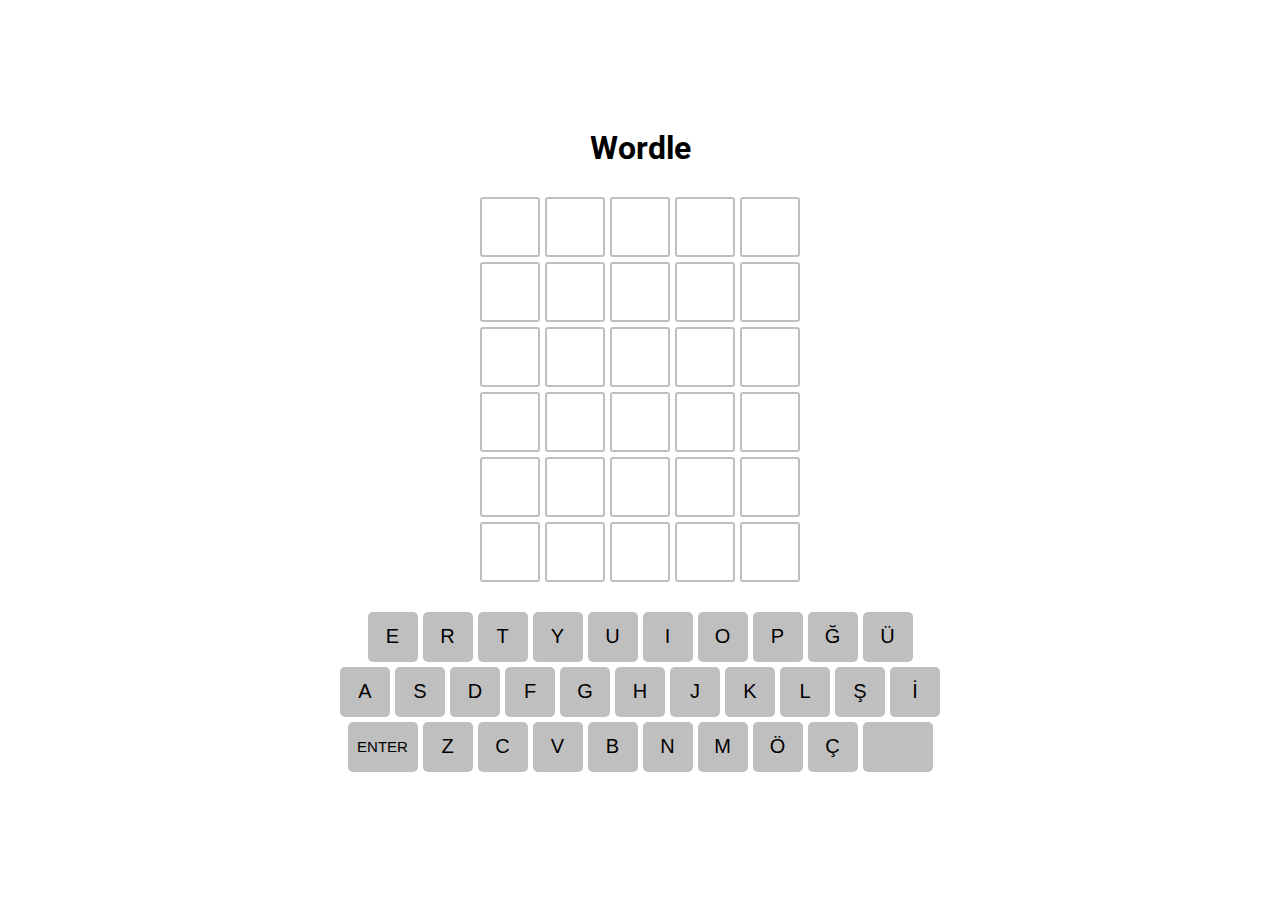
<file: web-projects/turkish-wordle/wordle_game/index.html>
<!DOCTYPE html>
<html lang="en">
  <head>
    <meta charset="UTF-8" />
    <meta http-equiv="X-UA-Compatible" content="IE=edge" />
    <meta name="viewport" content="width=device-width, initial-scale=1.0" />
    <link
      rel="stylesheet"
      href="https://cdnjs.cloudflare.com/ajax/libs/font-awesome/5.15.3/css/all.min.css"
      integrity="sha512-iBBXm8fW90+nuLcSKlbmrPcLa0OT92xO1BIsZ+ywDWZCvqsWgccV3gFoRBv0z+8dLJgyAHIhR35VZc2oM/gI1w=="
      crossorigin="anonymous"
      referrerpolicy="no-referrer"
    />
    <link rel="stylesheet" href="./styles/style.css" />
    <title>Wordle</title>
  </head>
  <body>
    <div class="wordle-container">
      <div class="header">
        <h1 id="resetBtn">Wordle</h1>
        <!-- <button id="resetBtn" class="reset-btn">New Game</button> -->
      </div>
      <div id="guess" class="guesses">
        <!-- <div class="row">
          <div class="square active">S</div>
          <div class="square grey">E</div>
          <div class="square yellow">S</div>
          <div class="square green">Ç</div>
          <div class="square"></div>
        </div>
        <div class="row">
          <div class="square"></div>
          <div class="square"></div>
          <div class="square"></div>
          <div class="square"></div>
          <div class="square"></div>
        </div>
        <div class="row">
          <div class="square"></div>
          <div class="square"></div>
          <div class="square"></div>
          <div class="square"></div>
          <div class="square"></div>
        </div> -->
        <div id="error" class="error hidden"></div>
      </div>

      <div class="keyboard">
        <div class="row">
          <button class="key">E</button>
          <button class="key">R</button>
          <button class="key">T</button>
          <button class="key">Y</button>
          <button class="key">U</button>
          <button class="key">I</button>
          <button class="key">O</button>
          <button class="key">P</button>
          <button class="key">Ğ</button>
          <button class="key">Ü</button>
        </div>
        <div class="row">
          <button class="key">A</button>
          <button class="key">S</button>
          <button class="key">D</button>
          <button class="key">F</button>
          <button class="key">G</button>
          <button class="key">H</button>
          <button class="key">J</button>
          <button class="key">K</button>
          <button class="key">L</button>
          <button class="key">Ş</button>
          <button class="key">İ</button>
        </div>
        <div class="row">
          <button id="enterBtn" class="large-key">ENTER</button>
          <button class="key">Z</button>
          <button class="key">C</button>
          <button class="key">V</button>
          <button class="key">B</button>
          <button class="key">N</button>
          <button class="key">M</button>
          <button class="key">Ö</button>
          <button class="key">Ç</button>
          <button id="backspaceBtn" class="large-key">
            <i class="fas fa-backspace"></i>
          </button>
        </div>
      </div>
    </div>

    <script src="wordle.js"></script>
    <script src="script.js"></script>
  </body>
</html>
</file>
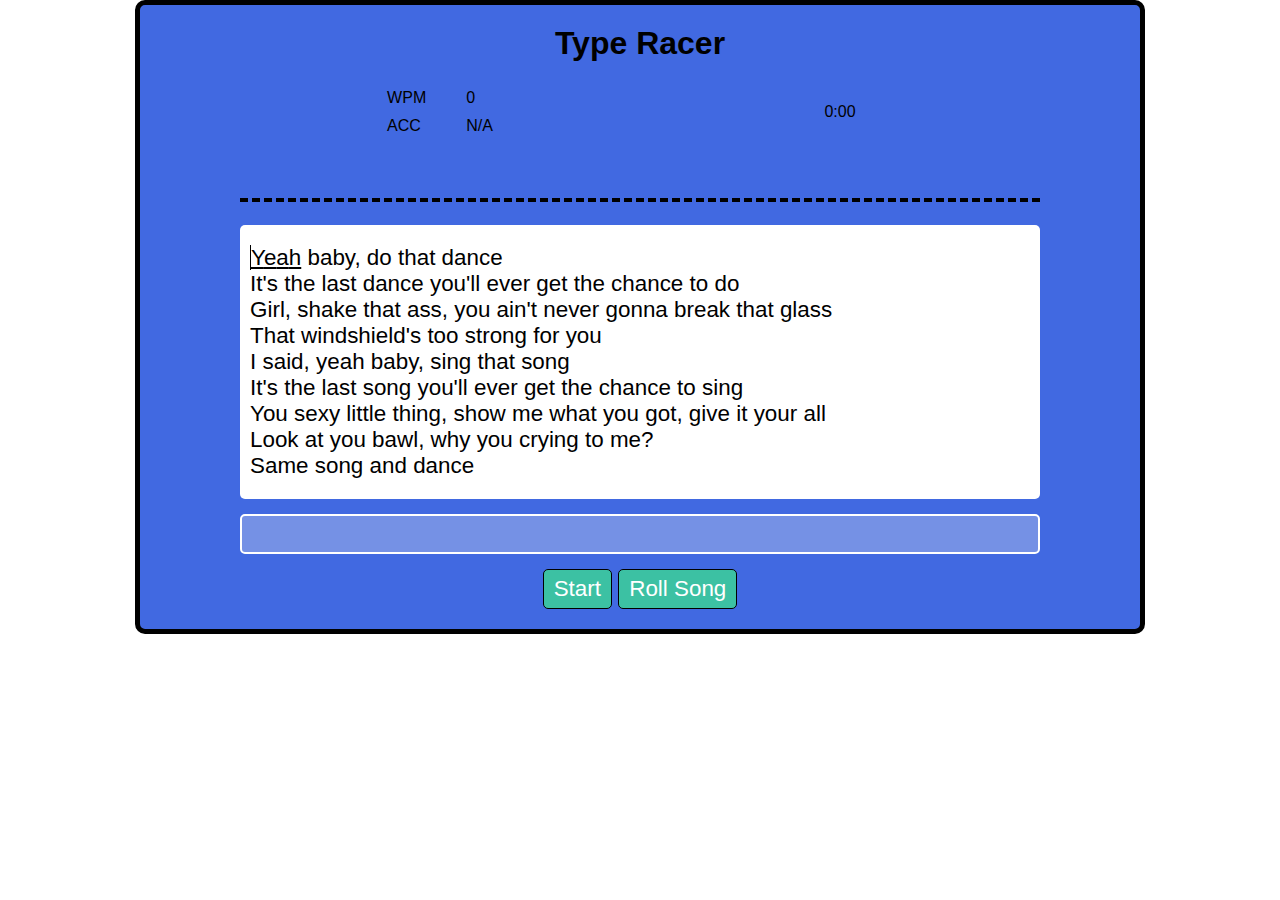
<file: web-projects/type-racer-clone/typeracer/index.html>
<!DOCTYPE html>
<html lang="en">
  <head>
    <meta charset="UTF-8" />
    <meta http-equiv="X-UA-Compatible" content="IE=edge" />
    <meta name="viewport" content="width=device-width, initial-scale=1.0" />
    <link rel="stylesheet" href="https://cdnjs.cloudflare.com/ajax/libs/font-awesome/6.1.1/css/all.min.css" integrity="sha512-KfkfwYDsLkIlwQp6LFnl8zNdLGxu9YAA1QvwINks4PhcElQSvqcyVLLD9aMhXd13uQjoXtEKNosOWaZqXgel0g==" crossorigin="anonymous" referrerpolicy="no-referrer" />

    <link rel="stylesheet" href="style.css" />
    <title>Type Racer</title>
  </head>
  <body>
    <div class="container">
      <div class="upper-game">
        <h1 id="title">Type Racer</h1>
        <div class="game-info">
          <div class="game-stats">
            <div class="left">
              <ul>
                <li>WPM</li>
                <li>ACC</li>
              </ul>
              <ul>
                <li id="wpm">0</li>
                <li id="accuracy">N/A</li>
              </ul>
            </div>
            <div class="right">
              <span id="minute">0</span>:<span id="second">00</span>
            </div>
          </div>
          <div class="car-progress">
            <div class="car" id="car">
              <i class="fa-solid fa-car-side"></i>
            </div>
          </div>
        </div>
      </div>
      <div class="lower-game">
        <div class="game-text" id="gameText">
          Look, I was gonna go easy on you Not to hurt your feelings But I'm
          only going to get this one chance Something's wrong, I can feel it six
          minutes Just a feeling I've got Like something's about to happen But I
          don't know what If that means what I think it means Look, I was gonna
          go easy on you Not to hurt your feelings But I'm only going to get
          this one chance Something's wrong, I can feel it six minutes Just a
          feeling I've got Like something's about to happen But I don't know
          what If that means what I think it means
          <span class="word"></span>
        </div>
        <input type="text" id="textInput" autocomplete="off" />
        <div class="button-container">
          <button class="btn" id="startBtn">Start</button>
          <button class="btn" id="rollBtn">Roll Song</button>
        </div>
      </div>
    </div>
    <script src="songs.js"></script>
    <script src="script.js"></script>
  </body>
</html>
</file>
<file: styles/style.css>
@import url("https://fonts.googleapis.com/css2?family=Roboto:ital,wght@0,400;1,700&display=swap");
.hide {
  display: none !important;
}

.bold {
  font-weight: bold;
}

.col {
  display: -webkit-box;
  display: -ms-flexbox;
  display: flex;
  -webkit-box-orient: vertical;
  -webkit-box-direction: normal;
      -ms-flex-direction: column;
          flex-direction: column;
}

.row {
  display: -webkit-box;
  display: -ms-flexbox;
  display: flex;
  -webkit-box-orient: horizontal;
  -webkit-box-direction: normal;
      -ms-flex-direction: row;
          flex-direction: row;
}

.main-page .right-side button {
  font-size: 15px;
  padding: 15px 30px;
  border: none;
  border-radius: 5px;
  cursor: pointer;
}

.main-page .right-side button:active {
  -webkit-transform: scale(95%);
          transform: scale(95%);
}

.main-page .right-side button:hover {
  -webkit-filter: brightness(0.95);
          filter: brightness(0.95);
}

.main-page .right-side button:disabled {
  cursor: default;
}

.flex-center, .main-page .left-side, .main-page .right-side, .about-me .left-side, .about-me .right-side, .web-projects .title {
  display: -webkit-box;
  display: -ms-flexbox;
  display: flex;
  -webkit-box-pack: center;
      -ms-flex-pack: center;
          justify-content: center;
  -webkit-box-align: center;
      -ms-flex-align: center;
          align-items: center;
}

.absolute-center {
  position: absolute;
  top: 50%;
  left: 50%;
  -webkit-transform: translate(-50%, -50%);
          transform: translate(-50%, -50%);
}

.bg-pink {
  background-color: #e4657a !important;
}

.bg-red {
  background-color: #ff2929 !important;
}

.bg-orange {
  background-color: #ffa600 !important;
}

.bg-yellow {
  background-color: yellow !important;
}

.bg-green {
  background-color: #3dd83d !important;
}

.bg-blue {
  background-color: deepskyblue !important;
}

.bg-purple {
  background-color: #a144ad !important;
}

.bg-dark-blue {
  background-color: #3c3cc0 !important;
}

.bg-black {
  background-color: #1b1b1b !important;
}

.bg-white {
  background-color: #ececec !important;
}

.bg-gray {
  background-color: gray !important;
}

.pink {
  color: #e4657a !important;
}

.red {
  color: #ff2929 !important;
}

.orange {
  color: #ffa600 !important;
}

.yellow {
  color: yellow !important;
}

.green {
  color: #3dd83d !important;
}

.blue {
  color: deepskyblue !important;
}

.purple {
  color: #a144ad !important;
}

.dark-blue {
  color: #3c3cc0 !important;
}

.black {
  color: #1b1b1b !important;
}

.white {
  color: #ececec !important;
}

.gray {
  color: gray !important;
}

* {
  margin: 0;
  padding: 0;
  -webkit-box-sizing: border-box;
          box-sizing: border-box;
  list-style: none;
  text-decoration: none;
}

html {
  scroll-behavior: smooth;
}

body {
  font-family: 'Roboto', serif;
  display: -webkit-box;
  display: -ms-flexbox;
  display: flex;
  -webkit-box-orient: vertical;
  -webkit-box-direction: normal;
      -ms-flex-direction: column;
          flex-direction: column;
  -webkit-box-align: center;
      -ms-flex-align: center;
          align-items: center;
  min-height: 100vh;
  max-width: 100vw;
  background-color: #d8d8d8;
  font-size: 20px;
}

header {
  position: fixed;
  top: 0;
  left: 0;
  height: 80px;
  width: 100%;
  display: -webkit-box;
  display: -ms-flexbox;
  display: flex;
  -webkit-box-orient: horizontal;
  -webkit-box-direction: normal;
      -ms-flex-direction: row;
          flex-direction: row;
  -webkit-box-pack: justify;
      -ms-flex-pack: justify;
          justify-content: space-between;
  -webkit-box-align: center;
      -ms-flex-align: center;
          align-items: center;
  padding: 20px 60px;
  z-index: 100;
  background-color: #565594;
}

header .right-header {
  display: -webkit-box;
  display: -ms-flexbox;
  display: flex;
  -webkit-box-orient: horizontal;
  -webkit-box-direction: normal;
      -ms-flex-direction: row;
          flex-direction: row;
  gap: 20px;
}

header a {
  color: white;
  -webkit-transition: 0.05s linear;
  transition: 0.05s linear;
}

header a:hover {
  text-decoration: underline;
  color: #c966ce;
}

.header-space {
  height: 80px;
  width: 100%;
}

.main-page {
  height: 90vh;
  width: 100%;
  display: -webkit-box;
  display: -ms-flexbox;
  display: flex;
}

.main-page .left-side {
  width: 50%;
  height: 100%;
}

.main-page .left-side img {
  height: 500px;
  width: 500px;
  border-radius: 50%;
}

.main-page .right-side {
  width: 50%;
  height: 100%;
  font-size: 50px;
  -webkit-box-orient: vertical;
  -webkit-box-direction: normal;
      -ms-flex-direction: column;
          flex-direction: column;
  gap: 20px;
  word-wrap: break-word;
  text-align: center;
}

.main-page .right-side button {
  background-color: #565594;
  color: white;
  border: 2px solid black;
}

.about-me {
  height: 50vh;
  width: 100%;
  display: -webkit-box;
  display: -ms-flexbox;
  display: flex;
}

.about-me .left-side {
  width: 50%;
  height: 100%;
  -webkit-box-orient: vertical;
  -webkit-box-direction: normal;
      -ms-flex-direction: column;
          flex-direction: column;
  text-align: center;
  padding-left: 20px;
}

.about-me .left-side img {
  height: 500px;
  width: 500px;
  border-radius: 50%;
}

.about-me .right-side {
  width: 50%;
  height: 100%;
}

.about-me .right-side img {
  height: 250px;
  width: 500px;
  border-radius: 20px;
}

.education-skills {
  height: 50vh;
  width: 100%;
  display: -webkit-box;
  display: -ms-flexbox;
  display: flex;
}

.education-skills .left-side, .education-skills .right-side {
  width: 50%;
  height: 100%;
  display: -webkit-box;
  display: -ms-flexbox;
  display: flex;
  -webkit-box-orient: vertical;
  -webkit-box-direction: normal;
      -ms-flex-direction: column;
          flex-direction: column;
  -webkit-box-align: center;
      -ms-flex-align: center;
          align-items: center;
}

.education-skills .left-side h1, .education-skills .right-side h1 {
  text-align: center;
}

.education-skills .left-side .list-container, .education-skills .right-side .list-container {
  width: 100%;
}

.education-skills .left-side li {
  display: -webkit-box;
  display: -ms-flexbox;
  display: flex;
  -webkit-box-orient: horizontal;
  -webkit-box-direction: normal;
      -ms-flex-direction: row;
          flex-direction: row;
  -webkit-box-align: center;
      -ms-flex-align: center;
          align-items: center;
  margin: 13px;
}

.education-skills .left-side a {
  -webkit-transition: 0.05s linear;
  transition: 0.05s linear;
}

.education-skills .left-side a:hover {
  text-decoration: underline;
  color: #c966ce;
  -webkit-filter: brightness(0.95);
          filter: brightness(0.95);
}

.education-skills .left-side img {
  height: 75px;
  width: 75px;
  border: 10px;
  margin-right: 10px;
}

.education-skills .right-side h1 {
  margin-bottom: 30px;
}

.education-skills .right-side li {
  margin: 13px;
}

.web-projects {
  display: -webkit-box;
  display: -ms-flexbox;
  display: flex;
  -webkit-box-orient: vertical;
  -webkit-box-direction: normal;
      -ms-flex-direction: column;
          flex-direction: column;
  -webkit-box-pack: center;
      -ms-flex-pack: center;
          justify-content: center;
  -webkit-box-align: center;
      -ms-flex-align: center;
          align-items: center;
  gap: 20px;
}

.web-projects .projects-container {
  display: -webkit-box;
  display: -ms-flexbox;
  display: flex;
  -webkit-box-orient: horizontal;
  -webkit-box-direction: normal;
      -ms-flex-direction: row;
          flex-direction: row;
  -webkit-box-pack: center;
      -ms-flex-pack: center;
          justify-content: center;
  -ms-flex-wrap: wrap;
      flex-wrap: wrap;
  gap: 20px;
  margin: 20px;
  flex-wrap: wrap;
  gap: 20px;
}

.web-projects .projects-container a {
  color: white;
  -webkit-transition: 0.05s linear;
  transition: 0.05s linear;
}

.web-projects .projects-container a:hover {
  text-decoration: underline;
  color: #c966ce;
  -webkit-filter: brightness(0.95);
          filter: brightness(0.95);
}

.web-projects .project {
  height: 300px;
  width: 200px;
  background-color: #565594;
  border-radius: 5px;
}

.web-projects .title {
  padding: 10px;
  text-align: center;
  height: 100px;
  width: 100%;
}

.web-projects img {
  height: 200px;
  width: 200px;
}

.contact-me {
  display: -webkit-box;
  display: -ms-flexbox;
  display: flex;
  -webkit-box-orient: vertical;
  -webkit-box-direction: normal;
      -ms-flex-direction: column;
          flex-direction: column;
  -webkit-box-pack: center;
      -ms-flex-pack: center;
          justify-content: center;
  -webkit-box-align: center;
      -ms-flex-align: center;
          align-items: center;
  background-color: #565594;
  width: 100%;
  height: 160px;
  color: white;
}

.contact-me ul {
  font-size: 30px;
  display: -webkit-box;
  display: -ms-flexbox;
  display: flex;
  -webkit-box-orient: horizontal;
  -webkit-box-direction: normal;
      -ms-flex-direction: row;
          flex-direction: row;
  -webkit-box-pack: center;
      -ms-flex-pack: center;
          justify-content: center;
  gap: 30px;
}

.contact-me a {
  color: white;
  -webkit-transition: 0.05s linear;
  transition: 0.05s linear;
}

.contact-me a:hover {
  text-decoration: underline;
  color: #c966ce;
  -webkit-filter: brightness(0.95);
          filter: brightness(0.95);
}
/*# sourceMappingURL=style.css.map */
</file>
<file: web-projects/breakout-game/breakout-game/styles/style.css>
@import url("https://fonts.googleapis.com/css2?family=Roboto:ital,wght@0,400;1,700&display=swap");
.hide {
  display: none !important;
}

.popup button {
  font-size: 15px;
  padding: 15px 30px;
  border: none;
  border-radius: 5px;
  cursor: pointer;
}

.popup button:active {
  -webkit-transform: scale(95%);
          transform: scale(95%);
}

.popup button:hover {
  -webkit-filter: brightness(0.95);
          filter: brightness(0.95);
}

.popup button:disabled {
  cursor: default;
}

.popup {
  display: -webkit-box;
  display: -ms-flexbox;
  display: flex;
  -webkit-box-pack: center;
      -ms-flex-pack: center;
          justify-content: center;
  -webkit-box-align: center;
      -ms-flex-align: center;
          align-items: center;
}

.popup {
  position: absolute;
  top: 50%;
  left: 50%;
  -webkit-transform: translate(-50%, -50%);
          transform: translate(-50%, -50%);
}

* {
  margin: 0;
  padding: 0;
  -webkit-box-sizing: border-box;
          box-sizing: border-box;
  list-style: none;
}

body {
  position: relative;
  font-family: 'Roboto', serif;
  display: -webkit-box;
  display: -ms-flexbox;
  display: flex;
  -webkit-box-orient: vertical;
  -webkit-box-direction: normal;
      -ms-flex-direction: column;
          flex-direction: column;
  -webkit-box-pack: center;
      -ms-flex-pack: center;
          justify-content: center;
  -webkit-box-align: center;
      -ms-flex-align: center;
          align-items: center;
  min-height: 100vh;
  width: 100vw;
  background-color: steelblue;
  color: #fff;
}

canvas {
  border: 4px solid black;
  background-color: black;
}

.popup {
  background-color: steelblue;
  color: #fff;
  -webkit-box-orient: vertical;
  -webkit-box-direction: normal;
      -ms-flex-direction: column;
          flex-direction: column;
  gap: 10px;
  padding: 30px;
  border-radius: 10px;
}
/*# sourceMappingURL=style.css.map */
</file>
<file: web-projects/chess/chess/styles/style.css>
@import url("https://fonts.googleapis.com/css2?family=Roboto:ital,wght@0,400;1,700&display=swap");
.hide {
  display: none !important;
}

.col {
  display: -webkit-box;
  display: -ms-flexbox;
  display: flex;
  -webkit-box-orient: vertical;
  -webkit-box-direction: normal;
      -ms-flex-direction: column;
          flex-direction: column;
}

.row {
  display: -webkit-box;
  display: -ms-flexbox;
  display: flex;
  -webkit-box-orient: horizontal;
  -webkit-box-direction: normal;
      -ms-flex-direction: row;
          flex-direction: row;
}

.chess-board .promotion-container .square {
  font-size: 15px;
  padding: 15px 30px;
  border: none;
  border-radius: 5px;
  cursor: pointer;
}

.chess-board .promotion-container .square:active {
  -webkit-transform: scale(95%);
          transform: scale(95%);
}

.chess-board .promotion-container .square:hover {
  -webkit-filter: brightness(0.95);
          filter: brightness(0.95);
}

.chess-board .promotion-container .square:disabled {
  cursor: default;
}

.flex-center, .chess-board .square {
  display: -webkit-box;
  display: -ms-flexbox;
  display: flex;
  -webkit-box-pack: center;
      -ms-flex-pack: center;
          justify-content: center;
  -webkit-box-align: center;
      -ms-flex-align: center;
          align-items: center;
}

.absolute-center {
  position: absolute;
  top: 50%;
  left: 50%;
  -webkit-transform: translate(-50%, -50%);
          transform: translate(-50%, -50%);
}

.bg-pink {
  background-color: #e4657a !important;
}

.bg-red {
  background-color: #ff2929 !important;
}

.bg-orange {
  background-color: #ffa600 !important;
}

.bg-yellow {
  background-color: yellow !important;
}

.bg-green {
  background-color: #3dd83d !important;
}

.bg-blue {
  background-color: deepskyblue !important;
}

.bg-purple {
  background-color: #a144ad !important;
}

.bg-dark-blue {
  background-color: #3c3cc0 !important;
}

.bg-black {
  background-color: #1b1b1b !important;
}

.bg-white {
  background-color: #ececec !important;
}

.pink {
  color: #e4657a !important;
}

.red {
  color: #ff2929 !important;
}

.orange {
  color: #ffa600 !important;
}

.yellow {
  color: yellow !important;
}

.green {
  color: #3dd83d !important;
}

.blue {
  color: deepskyblue !important;
}

.purple {
  color: #a144ad !important;
}

.dark-blue {
  color: #3c3cc0 !important;
}

.black {
  color: #1b1b1b !important;
}

.white {
  color: #ececec !important;
}

* {
  margin: 0;
  padding: 0;
  -webkit-box-sizing: border-box;
          box-sizing: border-box;
  list-style: none;
}

body {
  font-family: 'Roboto', serif;
  display: -webkit-box;
  display: -ms-flexbox;
  display: flex;
  -webkit-box-orient: vertical;
  -webkit-box-direction: normal;
      -ms-flex-direction: column;
          flex-direction: column;
  -webkit-box-pack: center;
      -ms-flex-pack: center;
          justify-content: center;
  -webkit-box-align: center;
      -ms-flex-align: center;
          align-items: center;
  min-height: 100vh;
  width: 100vw;
  background-color: steelblue;
}

.chess-board {
  position: relative;
  display: -webkit-box;
  display: -ms-flexbox;
  display: flex;
  -webkit-box-orient: vertical;
  -webkit-box-direction: normal;
      -ms-flex-direction: column;
          flex-direction: column;
}

.chess-board i {
  font-size: 50px;
  background-color: transparent;
  -webkit-text-stroke: 2px black;
}

.chess-board .promotion-container {
  position: absolute;
  background-color: #f1f1f1;
  padding: 3px;
  border-radius: 5px;
}

.chess-board .promotion-container .square {
  border: none;
}

.chess-board .promotion-container.promotion-white {
  top: 0;
  left: 317px;
}

.chess-board .promotion-container.promotion-white i {
  color: white;
}

.chess-board .promotion-container.promotion-black {
  bottom: 0;
}

.chess-board .square {
  height: 80px;
  width: 80px;
  border: 3px solid black;
}

.chess-board .square.hover {
  -webkit-filter: brightness(0.7);
          filter: brightness(0.7);
}

.chess-board .row:nth-child(2n) .square:nth-child(2n + 1) {
  background-color: rgba(199, 10, 10, 0.781);
}

.chess-board .row:nth-child(2n) .square:nth-child(2n + 1).highlight {
  background-color: rgba(199, 186, 10, 0.781);
}

.chess-board .row:nth-child(2n) .square:nth-child(2n) {
  background-color: #ee9879;
}

.chess-board .row:nth-child(2n) .square:nth-child(2n).highlight {
  background-color: #dfe682;
}

.chess-board .row:nth-child(2n + 1) .square:nth-child(2n + 1) {
  background-color: #ee9879;
}

.chess-board .row:nth-child(2n + 1) .square:nth-child(2n + 1).highlight {
  background-color: #dfe682;
}

.chess-board .row:nth-child(2n + 1) .square:nth-child(2n) {
  background-color: rgba(199, 10, 10, 0.781);
}

.chess-board .row:nth-child(2n + 1) .square:nth-child(2n).highlight {
  background-color: rgba(199, 186, 10, 0.781);
}
/*# sourceMappingURL=style.css.map */
</file>
<file: web-projects/flappy-bird/flappy_bird_game/styles/style.css>
@import url("https://fonts.googleapis.com/css2?family=Roboto:ital,wght@0,400;1,700&display=swap");
.hide {
  display: none !important;
}

.col {
  display: -webkit-box;
  display: -ms-flexbox;
  display: flex;
  -webkit-box-orient: vertical;
  -webkit-box-direction: normal;
      -ms-flex-direction: column;
          flex-direction: column;
}

.row {
  display: -webkit-box;
  display: -ms-flexbox;
  display: flex;
  -webkit-box-orient: horizontal;
  -webkit-box-direction: normal;
      -ms-flex-direction: row;
          flex-direction: row;
}

.game-header .reset-btn {
  font-size: 15px;
  padding: 15px 30px;
  border: none;
  border-radius: 5px;
  cursor: pointer;
}

.game-header .reset-btn:active {
  -webkit-transform: scale(95%);
          transform: scale(95%);
}

.game-header .reset-btn:hover {
  -webkit-filter: brightness(0.95);
          filter: brightness(0.95);
}

.game-header .reset-btn:disabled {
  cursor: default;
}

.flex-center {
  display: -webkit-box;
  display: -ms-flexbox;
  display: flex;
  -webkit-box-pack: center;
      -ms-flex-pack: center;
          justify-content: center;
  -webkit-box-align: center;
      -ms-flex-align: center;
          align-items: center;
}

.absolute-center {
  position: absolute;
  top: 50%;
  left: 50%;
  -webkit-transform: translate(-50%, -50%);
          transform: translate(-50%, -50%);
}

.bg-pink {
  background-color: #e4657a !important;
}

.bg-red {
  background-color: #ff2929 !important;
}

.bg-orange {
  background-color: #ffa600 !important;
}

.bg-yellow {
  background-color: yellow !important;
}

.bg-green {
  background-color: #3dd83d !important;
}

.bg-blue {
  background-color: deepskyblue !important;
}

.bg-purple {
  background-color: #a144ad !important;
}

.bg-dark-blue {
  background-color: #3c3cc0 !important;
}

.bg-black {
  background-color: #1b1b1b !important;
}

.bg-white {
  background-color: #ececec !important;
}

.pink {
  color: #e4657a !important;
}

.red {
  color: #ff2929 !important;
}

.orange {
  color: #ffa600 !important;
}

.yellow {
  color: yellow !important;
}

.green {
  color: #3dd83d !important;
}

.blue {
  color: deepskyblue !important;
}

.purple {
  color: #a144ad !important;
}

.dark-blue {
  color: #3c3cc0 !important;
}

.black {
  color: #1b1b1b !important;
}

.white {
  color: #ececec !important;
}

* {
  margin: 0;
  padding: 0;
  -webkit-box-sizing: border-box;
          box-sizing: border-box;
  list-style: none;
}

body {
  font-family: 'Roboto', serif;
  display: -webkit-box;
  display: -ms-flexbox;
  display: flex;
  -webkit-box-orient: vertical;
  -webkit-box-direction: normal;
      -ms-flex-direction: column;
          flex-direction: column;
  -webkit-box-pack: center;
      -ms-flex-pack: center;
          justify-content: center;
  -webkit-box-align: center;
      -ms-flex-align: center;
          align-items: center;
  min-height: 100vh;
  width: 100vw;
  background-color: steelblue;
}

.game-header {
  width: 475px;
  font-size: 15px;
  padding: 10px 20px;
}

.game-header .top-header {
  display: -webkit-box;
  display: -ms-flexbox;
  display: flex;
  -webkit-box-align: center;
      -ms-flex-align: center;
          align-items: center;
}

.game-header .top-header h1 {
  width: 100%;
  font-size: 40px;
  text-align: center;
}

.game-header .score-header {
  display: -webkit-box;
  display: -ms-flexbox;
  display: flex;
}

.game-header .game-score {
  background-color: #0051ff;
  color: #fff;
  border-radius: 5px;
  padding: 10px 20px;
  margin: 10px;
  display: -webkit-box;
  display: -ms-flexbox;
  display: flex;
  -webkit-box-orient: vertical;
  -webkit-box-direction: normal;
      -ms-flex-direction: column;
          flex-direction: column;
  -webkit-box-align: center;
      -ms-flex-align: center;
          align-items: center;
}

.game-header .bot-header {
  display: -webkit-box;
  display: -ms-flexbox;
  display: flex;
  -ms-flex-pack: distribute;
      justify-content: space-around;
  -webkit-box-align: center;
      -ms-flex-align: center;
          align-items: center;
  gap: 20px;
}

.game-header .reset-btn {
  background-color: #3c3cc0;
  color: #fff;
}

canvas {
  border: 20px solid black;
  background-color: deepskyblue;
}

.how-to-play {
  max-width: 540px;
  text-align: center;
  background-color: rgba(0, 0, 0, 0.3);
  color: #fff;
  padding: 10px 20px;
  border-radius: 10px;
  margin: 30px;
}
/*# sourceMappingURL=style.css.map */
</file>
<file: web-projects/stopwatch/stopwatch/styles/style.css>
@import url("https://fonts.googleapis.com/css2?family=Roboto:ital,wght@0,400;1,700&display=swap");
.hide {
  display: none !important;
}

* {
  margin: 0;
  padding: 0;
  -webkit-box-sizing: border-box;
          box-sizing: border-box;
  max-width: 100vw;
  list-style: none;
}

body {
  font-family: 'Arial', serif;
  display: -webkit-box;
  display: -ms-flexbox;
  display: flex;
  -webkit-box-orient: vertical;
  -webkit-box-direction: normal;
      -ms-flex-direction: column;
          flex-direction: column;
  -webkit-box-align: center;
      -ms-flex-align: center;
          align-items: center;
  min-height: 100vh;
  width: 100vw;
  background-color: steelblue;
  overflow: hidden;
}

.stopwatch {
  display: -webkit-box;
  display: -ms-flexbox;
  display: flex;
  -webkit-box-pack: center;
      -ms-flex-pack: center;
          justify-content: center;
  -webkit-box-align: center;
      -ms-flex-align: center;
          align-items: center;
  gap: 30px;
  background-color: #fff;
  border: 5px solid black;
  border-radius: 10px;
  font-size: 2.5rem;
  padding: 40px;
  margin-top: 30px;
  height: 170;
  width: 620px;
}

.stopwatch .time > span {
  font-size: 4rem;
}

.stopwatch .time > span.millisecond {
  font-size: 3rem;
}

.stopwatch-buttons {
  width: 100%;
  display: -webkit-box;
  display: -ms-flexbox;
  display: flex;
  -webkit-box-pack: center;
      -ms-flex-pack: center;
          justify-content: center;
  -webkit-box-align: center;
      -ms-flex-align: center;
          align-items: center;
  gap: 30px;
  padding: 15px;
}

.stopwatch-buttons > button {
  cursor: pointer;
  font-size: 2.3rem;
  height: 80px;
  width: 160px;
  border-radius: 5px;
  border: none;
  -webkit-transition: -webkit-transform 0.1s ease;
  transition: -webkit-transform 0.1s ease;
  transition: transform 0.1s ease;
  transition: transform 0.1s ease, -webkit-transform 0.1s ease;
}

.stopwatch-buttons > button:active {
  /* cool clicking animation */
  -webkit-transform: scale(0.93);
          transform: scale(0.93);
}

.split-container {
  background-color: rgba(0, 0, 0, 0.3);
  max-height: 410px;
  width: 600px;
  overflow-y: auto;
  overflow-x: hidden;
  border-radius: 10px;
  margin: 30px 0;
}

.split-container .split-list {
  display: -webkit-box;
  display: -ms-flexbox;
  display: flex;
  -webkit-box-orient: vertical;
  -webkit-box-direction: normal;
      -ms-flex-direction: column;
          flex-direction: column;
  -webkit-box-pack: center;
      -ms-flex-pack: center;
          justify-content: center;
  -webkit-box-align: center;
      -ms-flex-align: center;
          align-items: center;
}

.split-container .split {
  display: -webkit-box;
  display: -ms-flexbox;
  display: flex;
  -webkit-box-pack: center;
      -ms-flex-pack: center;
          justify-content: center;
  -webkit-box-align: center;
      -ms-flex-align: center;
          align-items: center;
  gap: 30px;
  background-color: #fff;
  border: 2px solid black;
  border-radius: 10px;
  font-size: 2.5rem;
  padding: 10px;
  width: 540px;
  margin: 10px;
}

.split-container .time > span {
  font-size: 3rem;
}

.split-container .time > span.millisecond {
  font-size: 2rem;
}

/* Extra small devices (phones, 600px and down) */
@media only screen and (max-width: 600px) {
  .stopwatch,
  .split {
    padding: 0;
  }
  .stopwatch .time > span.millisecond,
  .split .time > span.millisecond {
    display: none;
  }
}
/*# sourceMappingURL=style.css.map */
</file>
<file: web-projects/tetris-game/tetris_game/styles/style.css>
@import url("https://fonts.googleapis.com/css2?family=Roboto:ital,wght@0,400;1,700&display=swap");
.hide {
  display: none !important;
}

.col {
  display: -webkit-box;
  display: -ms-flexbox;
  display: flex;
  -webkit-box-orient: vertical;
  -webkit-box-direction: normal;
      -ms-flex-direction: column;
          flex-direction: column;
}

.row {
  display: -webkit-box;
  display: -ms-flexbox;
  display: flex;
  -webkit-box-orient: horizontal;
  -webkit-box-direction: normal;
      -ms-flex-direction: row;
          flex-direction: row;
}

.pink {
  background-color: #e4657a !important;
}

.red {
  background-color: #ff2929 !important;
}

.orange {
  background-color: #ffa600 !important;
}

.yellow {
  background-color: yellow !important;
}

.green {
  background-color: #3dd83d !important;
}

.blue {
  background-color: deepskyblue !important;
}

.purple {
  background-color: #a144ad !important;
}

.dark-blue {
  background-color: #3c3cc0 !important;
}

.black {
  background-color: #1b1b1b !important;
}

.flex-center {
  display: -webkit-box;
  display: -ms-flexbox;
  display: flex;
  -webkit-box-pack: center;
      -ms-flex-pack: center;
          justify-content: center;
  -webkit-box-align: center;
      -ms-flex-align: center;
          align-items: center;
}

.absolute-center {
  position: absolute;
  top: 50%;
  left: 50%;
  -webkit-transform: translate(-50%, -50%);
          transform: translate(-50%, -50%);
}

* {
  margin: 0;
  padding: 0;
  -webkit-box-sizing: border-box;
          box-sizing: border-box;
  list-style: none;
}

body {
  font-family: 'Roboto', serif;
  display: -webkit-box;
  display: -ms-flexbox;
  display: flex;
  -webkit-box-orient: vertical;
  -webkit-box-direction: normal;
      -ms-flex-direction: column;
          flex-direction: column;
  -webkit-box-align: center;
      -ms-flex-align: center;
          align-items: center;
  min-height: 100vh;
  width: 100vw;
  background-color: steelblue;
}

.game-title {
  cursor: pointer;
}

.game-title:active {
  -webkit-transform: scale(95%);
          transform: scale(95%);
}

.game-title:hover {
  -webkit-filter: brightness(0.95);
          filter: brightness(0.95);
}

.tetris-container {
  margin: 15px;
  display: -webkit-box;
  display: -ms-flexbox;
  display: flex;
  gap: 20px;
}

.tetris-container .col-1 {
  display: -webkit-box;
  display: -ms-flexbox;
  display: flex;
  -webkit-box-orient: vertical;
  -webkit-box-direction: normal;
      -ms-flex-direction: column;
          flex-direction: column;
  -ms-flex-pack: distribute;
      justify-content: space-around;
}

.tetris-container .box {
  height: 30px;
  width: 30px;
}

.tetris-container .bordered {
  border: 3px solid rgba(0, 0, 0, 0.5);
}

.tetris-container .tetris-game, .tetris-container .info-container {
  display: -webkit-box;
  display: -ms-flexbox;
  display: flex;
  -webkit-box-orient: vertical;
  -webkit-box-direction: normal;
      -ms-flex-direction: column;
          flex-direction: column;
  -webkit-box-align: center;
      -ms-flex-align: center;
          align-items: center;
  background-color: #4726da;
  color: #fff;
  padding: 13px 20px;
  border-radius: 15px;
  border: 3px solid rgba(0, 0, 0, 0.5);
}

.tetris-container .shape-container, .tetris-container .line-container, .tetris-container .next-container {
  height: 90px;
  width: 150px;
  position: relative;
  background-color: #1b1b1b;
  border-radius: 5px;
}

.tetris-container .line-container {
  height: 30px;
}

.tetris-container .next-container {
  height: 270px;
}

.tetris-container .info-container {
  gap: 5px;
}

.tetris-container .ghost-blue {
  border: 3px solid rgba(0, 191, 255, 0.8);
  background-color: #1b1b1b;
}

.tetris-container .ghost-dark-blue {
  border: 3px solid rgba(60, 60, 192, 0.8);
  background-color: #1b1b1b;
}

.tetris-container .ghost-orange {
  border: 3px solid rgba(255, 166, 0, 0.8);
  background-color: #1b1b1b;
}

.tetris-container .ghost-yellow {
  border: 3px solid rgba(255, 255, 0, 0.8);
  background-color: #1b1b1b;
}

.tetris-container .ghost-green {
  border: 3px solid rgba(61, 216, 61, 0.8);
  background-color: #1b1b1b;
}

.tetris-container .ghost-purple {
  border: 3px solid rgba(161, 68, 173, 0.8);
  background-color: #1b1b1b;
}

.tetris-container .ghost-red {
  border: 3px solid rgba(255, 41, 41, 0.8);
  background-color: #1b1b1b;
}

.how-to-play {
  max-width: 540px;
  text-align: center;
  background-color: rgba(0, 0, 0, 0.3);
  color: #fff;
  padding: 10px 20px;
  border-radius: 10px;
  margin-bottom: 30px;
}

.text-red {
  color: #ff2929;
}

.text-blue {
  color: deepskyblue;
}

.text-green {
  color: #3dd83d;
}

.text-yellow {
  color: yellow;
}

.text-purple {
  color: #a144ad;
}

.text-orange {
  color: #ffa600;
}

.text-red {
  color: #ff2929;
}
/*# sourceMappingURL=style.css.map */
</file>
<file: web-projects/timer/timer/styles/style.css>
@import url("https://fonts.googleapis.com/css2?family=Roboto:ital,wght@0,400;1,700&display=swap");
.hide {
  display: none !important;
}

.timer .time > input {
  /* Chrome, Safari, Edge, Opera */
  /* Firefox */
}

.timer .time > input::-webkit-outer-spin-button, .timer .time > input::-webkit-inner-spin-button {
  -webkit-appearance: none;
  margin: 0;
}

.timer .time > input[type='number'] {
  -moz-appearance: textfield;
}

* {
  margin: 0;
  padding: 0;
  -webkit-box-sizing: border-box;
          box-sizing: border-box;
  max-width: 100vw;
  list-style: none;
}

body {
  font-family: 'Arial', serif;
  display: -webkit-box;
  display: -ms-flexbox;
  display: flex;
  -webkit-box-orient: vertical;
  -webkit-box-direction: normal;
      -ms-flex-direction: column;
          flex-direction: column;
  -webkit-box-align: center;
      -ms-flex-align: center;
          align-items: center;
  min-height: 100vh;
  width: 100vw;
  background-color: steelblue;
}

.timer {
  height: 170;
  width: 620px;
}

.timer .timer-display,
.timer .timer-input {
  display: -webkit-box;
  display: -ms-flexbox;
  display: flex;
  -webkit-box-pack: center;
      -ms-flex-pack: center;
          justify-content: center;
  -webkit-box-align: center;
      -ms-flex-align: center;
          align-items: center;
  gap: 30px;
  background-color: #fff;
  border: 5px solid black;
  border-radius: 10px;
  font-size: 2.5rem;
  padding: 40px;
  margin-top: 30px;
}

.timer .time > input,
.timer .time > span {
  font-size: 4rem;
  width: 90px;
  padding: 0 5px;
  text-align: right;
}

.timer .time > span.millisecond {
  font-size: 3rem;
}

.timer-buttons {
  width: 100%;
  display: -webkit-box;
  display: -ms-flexbox;
  display: flex;
  -webkit-box-pack: center;
      -ms-flex-pack: center;
          justify-content: center;
  -webkit-box-align: center;
      -ms-flex-align: center;
          align-items: center;
  gap: 30px;
  padding: 15px;
}

.timer-buttons > button {
  cursor: pointer;
  font-size: 2.3rem;
  height: 80px;
  width: 160px;
  border-radius: 5px;
  border: none;
  -webkit-transition: -webkit-transform 0.1s ease;
  transition: -webkit-transform 0.1s ease;
  transition: transform 0.1s ease;
  transition: transform 0.1s ease, -webkit-transform 0.1s ease;
}

.timer-buttons > button:active {
  /* cool clicking animation */
  -webkit-transform: scale(0.93);
          transform: scale(0.93);
}

.timer-buttons > button:disabled {
  cursor: default;
}

.timer-bar {
  height: 20px;
  width: 620px;
  background-color: #43dfd4;
  border-radius: 5px;
  overflow: hidden;
}

.timer-bar > div {
  height: 100%;
  width: 0%;
  background-color: rgba(0, 0, 0, 0.5);
  -webkit-transition: width 0.1s linear;
  transition: width 0.1s linear;
}

/* Extra small devices (phones, 600px and down) */
@media only screen and (max-width: 600px) {
  .stopwatch,
  .split {
    padding: 0;
  }
  .stopwatch .time > span.millisecond,
  .split .time > span.millisecond {
    display: none;
  }
}
/*# sourceMappingURL=style.css.map */
</file>
<file: web-projects/turkish-wordle/wordle_game/styles/style.css>
@import url("https://fonts.googleapis.com/css2?family=Roboto:ital,wght@0,400;1,700&display=swap");
.hide {
  display: none !important;
}

.wordle-container .guesses .square, .wordle-container .keyboard .key, .wordle-container .keyboard .large-key {
  display: -webkit-box;
  display: -ms-flexbox;
  display: flex;
  -webkit-box-pack: center;
      -ms-flex-pack: center;
          justify-content: center;
  -webkit-box-align: center;
      -ms-flex-align: center;
          align-items: center;
}

.wordle-container .guesses .error {
  position: absolute;
  top: 50%;
  left: 50%;
  -webkit-transform: translate(-50%, -50%);
          transform: translate(-50%, -50%);
}

* {
  margin: 0;
  padding: 0;
  -webkit-box-sizing: border-box;
          box-sizing: border-box;
  list-style: none;
}

body {
  font-family: 'Roboto', serif;
  display: -webkit-box;
  display: -ms-flexbox;
  display: flex;
  -webkit-box-orient: vertical;
  -webkit-box-direction: normal;
      -ms-flex-direction: column;
          flex-direction: column;
  -webkit-box-pack: center;
      -ms-flex-pack: center;
          justify-content: center;
  -webkit-box-align: center;
      -ms-flex-align: center;
          align-items: center;
  min-height: 100vh;
  width: 100vw;
}

.wordle-container {
  display: -webkit-box;
  display: -ms-flexbox;
  display: flex;
  -webkit-box-orient: vertical;
  -webkit-box-direction: normal;
      -ms-flex-direction: column;
          flex-direction: column;
  -webkit-box-align: center;
      -ms-flex-align: center;
          align-items: center;
  margin: 30px 0px;
}

.wordle-container h1 {
  cursor: pointer;
}

.wordle-container h1:active {
  -webkit-transform: scale(95%);
          transform: scale(95%);
}

.wordle-container h1:hover {
  color: gray;
}

.wordle-container .guesses {
  position: relative;
  display: -webkit-box;
  display: -ms-flexbox;
  display: flex;
  -webkit-box-orient: vertical;
  -webkit-box-direction: normal;
      -ms-flex-direction: column;
          flex-direction: column;
  gap: 5px;
  margin: 30px 0px;
}

.wordle-container .guesses .row {
  display: -webkit-box;
  display: -ms-flexbox;
  display: flex;
  gap: 5px;
}

.wordle-container .guesses .error {
  padding: 20px 30px;
  background-color: black;
  color: white;
  text-align: center;
  border-radius: 10px;
  -webkit-transition: 0.5s ease-in;
  transition: 0.5s ease-in;
}

.wordle-container .guesses .error.hidden {
  opacity: 0;
}

.wordle-container .guesses .square {
  height: 60px;
  width: 60px;
  border: 2px solid #c0bfbf;
  border-radius: 3px;
  font-weight: bold;
  font-size: 25px;
  -webkit-transition: 0.1s ease-in;
  transition: 0.1s ease-in;
}

.wordle-container .guesses .square.active {
  border-color: black;
}

.wordle-container .guesses .square.grey {
  border: none;
  background-color: #3a3a3a;
  color: #fff;
}

.wordle-container .guesses .square.yellow {
  border: none;
  background-color: #cfcf1e;
  color: #fff;
}

.wordle-container .guesses .square.green {
  border: none;
  background-color: #33b933;
  color: #fff;
}

.wordle-container .keyboard {
  display: -webkit-box;
  display: -ms-flexbox;
  display: flex;
  -webkit-box-orient: vertical;
  -webkit-box-direction: normal;
      -ms-flex-direction: column;
          flex-direction: column;
  gap: 5px;
}

.wordle-container .keyboard .row {
  display: -webkit-box;
  display: -ms-flexbox;
  display: flex;
  -webkit-box-pack: center;
      -ms-flex-pack: center;
          justify-content: center;
  gap: 5px;
}

.wordle-container .keyboard .key, .wordle-container .keyboard .large-key {
  height: 50px;
  width: 50px;
  background-color: #c0bfbf;
  font-size: 20px;
  border: none;
  border-radius: 5px;
  cursor: pointer;
}

.wordle-container .keyboard .key:active, .wordle-container .keyboard .large-key:active {
  -webkit-transform: scale(95%);
          transform: scale(95%);
}

.wordle-container .keyboard .key:hover, .wordle-container .keyboard .large-key:hover {
  -webkit-filter: brightness(0.95);
          filter: brightness(0.95);
}

.wordle-container .keyboard .key:disabled, .wordle-container .keyboard .large-key:disabled {
  cursor: default;
}

.wordle-container .keyboard .key.grey, .wordle-container .keyboard .grey.large-key {
  border: none;
  background-color: #3a3a3a;
  color: #fff;
}

.wordle-container .keyboard .key.yellow, .wordle-container .keyboard .yellow.large-key {
  border: none;
  background-color: #cfcf1e;
  color: #fff;
}

.wordle-container .keyboard .key.green, .wordle-container .keyboard .green.large-key {
  border: none;
  background-color: #33b933;
  color: #fff;
}

.wordle-container .keyboard .large-key {
  width: 70px;
  font-size: 15px;
}

.wordle-container .keyboard .large-key i {
  font-size: 22px;
  color: #757575;
}

.enlarge {
  -webkit-transform: scale(1.05);
          transform: scale(1.05);
}

.shrink {
  -webkit-transform: scale(0.9);
          transform: scale(0.9);
}
/*# sourceMappingURL=style.css.map */
</file>
<file: web-projects/type-racer-clone/typeracer/style.css>
@import url('https://fonts.googleapis.com/css2?family=Roboto:ital,wght@0,400;1,700&display=swap');

* {
  margin: 0;
  padding: 0;
  box-sizing: border-box;
  max-width: 100vw;
  list-style: none;
}

body {
  font-family: 'Arial', serif;
  display: flex;
  flex-direction: column;
  align-items: center;

  width: 100vw;
  margin: 0;
}

.container {
  display: flex;
  flex-direction: column;
  align-items: center;
  border: 5px solid black;
  border-radius: 10px;
  background-color: royalblue;
}

.upper-game {
  display: flex;
  flex-direction: column;
  align-items: center;
  
  width: 1000px;
  height: 200px;
  justify-content: space-between;
  padding: 20px 0;
  position: relative;
}

.game-info {
  width: 80%;
}

.game-info .game-stats {
  display: flex;
  align-items: center;
  justify-content: space-evenly;
  width: 100%;
  height: 100px;
}

.game-stats .left,
.game-stats .right {
  height: 100%;
  width: 50%;
  display: flex;
  justify-content: center;
  align-items: center;
}

.game-stats .left {
  gap: 40px;
}

.game-stats .left > ul {
  display: flex;
  flex-direction: column;
  gap: 10px;
}

.game-stats .right {
}

.upper-game .car-progress {
  width: 100%;
  height: 40px;
  border-bottom: 4px dashed black;
  padding: 10px;
}

.car-progress .car {
  color: white;
  font-size: 25px;
  /* transform: translateX(50%); */
}

.lower-game {
  display: flex;
  flex-direction: column;
  align-items: center;
  justify-content: center;
  color: #fff;
  gap: 15px;
  width: 1000px;
  min-height: 300px;
  padding: 20px 0px;
}

.lower-game * {
  font-size: 1.4rem;
}

.lower-game .game-text {
  height: auto;
  width: 80%;
  color: black;
  border-radius: 5px;
  padding: 20px 10px;
  background-color: #fff;
  user-select: none;
  overflow: hidden;
  white-space: pre-wrap;
}

.lower-game input {
  height: 2.5rem;
  width: 80%;
  border-radius: 5px;
  border: 2px solid white;
  transition: all 0.3s ease;
  outline: none;
  padding: 5px 10px;
}

.lower-game input:focus {
  height: 2.5rem;
  border-radius: 5px;
  border-color: black;
}

.lower-game input:disabled {
  cursor: not-allowed;
}

.word.done {
  color: rgb(199, 209, 199);
}

.char.underline {
  text-decoration: underline;
}

.char.active {
  border-left: 1px solid black;
}

.char.correct {
  color: rgb(35, 223, 35);
}

.word.done .char.correct {
  color: inherit;
}

.char.incorrect {
  background-color: rgb(255, 134, 134);
}

.btn {
  height: 40px;
  cursor: pointer;
  padding: 5px 10px;
  border: 1px solid black;
  border-radius: 5px;
  background-color: #0d6efd;
  background-color: #3cc1a3;
  color: #fff;
  transition: all 0.1s ease;
}

.btn:active {
  /* cool clicking animation */
  transform: scale(0.93);
}

.btn:disabled {
  cursor: default;
  background-color: rgba(0, 0, 0, 0.4);
}
</file>
<file: web-projects/2048-game/2048_game/styles/style.css>
@import url("https://fonts.googleapis.com/css2?family=Roboto:ital,wght@0,400;1,700&display=swap");
.hide {
  display: none !important;
}

.game-header .reset-btn, .popup .reset-btn {
  font-size: 15px;
  padding: 15px 30px;
  border: none;
  border-radius: 5px;
  cursor: pointer;
}

.game-header .reset-btn:active, .popup .reset-btn:active {
  -webkit-transform: scale(95%);
          transform: scale(95%);
}

.game-header .reset-btn:hover, .popup .reset-btn:hover {
  -webkit-filter: brightness(0.95);
          filter: brightness(0.95);
}

.game-header .reset-btn:disabled, .popup .reset-btn:disabled {
  cursor: default;
}

.game-container .square, .popup {
  display: -webkit-box;
  display: -ms-flexbox;
  display: flex;
  -webkit-box-pack: center;
      -ms-flex-pack: center;
          justify-content: center;
  -webkit-box-align: center;
      -ms-flex-align: center;
          align-items: center;
}

.popup {
  position: absolute;
  top: 50%;
  left: 50%;
  -webkit-transform: translate(-50%, -50%);
          transform: translate(-50%, -50%);
}

* {
  margin: 0;
  padding: 0;
  -webkit-box-sizing: border-box;
          box-sizing: border-box;
  list-style: none;
}

body {
  font-family: 'Roboto', serif;
  display: -webkit-box;
  display: -ms-flexbox;
  display: flex;
  -webkit-box-orient: vertical;
  -webkit-box-direction: normal;
      -ms-flex-direction: column;
          flex-direction: column;
  -webkit-box-pack: center;
      -ms-flex-pack: center;
          justify-content: center;
  -webkit-box-align: center;
      -ms-flex-align: center;
          align-items: center;
  min-height: 100vh;
  width: 100vw;
  overflow-x: hidden;
  background-color: steelblue;
}

.game-header {
  width: 475px;
  font-size: 15px;
  padding: 10px 20px;
}

.game-header .top-header {
  display: -webkit-box;
  display: -ms-flexbox;
  display: flex;
  -webkit-box-align: center;
      -ms-flex-align: center;
          align-items: center;
}

.game-header .top-header h1 {
  width: 100%;
  font-size: 50px;
  text-align: center;
}

.game-header .score-header {
  display: -webkit-box;
  display: -ms-flexbox;
  display: flex;
}

.game-header .game-score {
  background-color: #0051ff;
  color: #fff;
  border-radius: 5px;
  padding: 10px 20px;
  margin: 10px;
  display: -webkit-box;
  display: -ms-flexbox;
  display: flex;
  -webkit-box-orient: vertical;
  -webkit-box-direction: normal;
      -ms-flex-direction: column;
          flex-direction: column;
  -webkit-box-align: center;
      -ms-flex-align: center;
          align-items: center;
}

.game-header .bot-header {
  display: -webkit-box;
  display: -ms-flexbox;
  display: flex;
  -webkit-box-align: center;
      -ms-flex-align: center;
          align-items: center;
  gap: 20px;
}

.game-header .reset-btn {
  background-color: #3c3cc0;
  color: #fff;
}

.game-container {
  z-index: -3;
  background-color: rgba(206, 80, 42, 0.541);
  margin: 10px;
  padding: 15px;
  position: relative;
  border-radius: 10px;
  display: -webkit-box;
  display: -ms-flexbox;
  display: flex;
  -webkit-box-orient: vertical;
  -webkit-box-direction: normal;
      -ms-flex-direction: column;
          flex-direction: column;
  gap: 15px;
}

.game-container .game-row {
  display: -webkit-box;
  display: -ms-flexbox;
  display: flex;
  gap: 15px;
}

.game-container .tile {
  z-index: -2;
  height: 100px;
  width: 100px;
  background-color: rgba(228, 147, 122, 0.541);
  border-radius: 5px;
}

.game-container .square {
  position: absolute;
  height: 100px;
  width: 100px;
  background-color: deepskyblue;
  font-size: 40px;
  -webkit-transition: 0.1s linear;
  transition: 0.1s linear;
  border-radius: 5px;
}

.game-container .square.shrink {
  -webkit-transform: scale(0%);
          transform: scale(0%);
}

.game-container .square.enlarge {
  -webkit-transform: scale(1.15);
          transform: scale(1.15);
}

.how-to-play {
  max-width: 475px;
  text-align: center;
  background-color: rgba(0, 0, 0, 0.3);
  color: #fff;
  padding: 10px 20px;
  border-radius: 10px;
}

.popup {
  background-color: #3c3cc0;
  color: #fff;
  -webkit-box-orient: vertical;
  -webkit-box-direction: normal;
      -ms-flex-direction: column;
          flex-direction: column;
  gap: 10px;
  padding: 35px;
  border-radius: 10px;
}

.popup .close-btn {
  position: absolute;
  top: 10px;
  right: 10px;
  background-color: transparent;
  border: none;
  color: #ff2929;
  cursor: pointer;
}

.popup .close-btn:active {
  -webkit-transform: scale(95%);
          transform: scale(95%);
}

.popup .close-btn:hover {
  -webkit-filter: brightness(0.95);
          filter: brightness(0.95);
}
/*# sourceMappingURL=style.css.map */
</file>
<file: web-projects/minesweeper-game/minesweeper_game/styles/style.css>
@import url("https://fonts.googleapis.com/css2?family=Roboto:ital,wght@0,400;1,700&display=swap");
.hide {
  display: none !important;
}

.popup .reset-btn {
  font-size: 15px;
  padding: 15px 30px;
  border: none;
  border-radius: 5px;
  cursor: pointer;
}

.popup .reset-btn:active {
  -webkit-transform: scale(95%);
          transform: scale(95%);
}

.popup .reset-btn:hover {
  -webkit-filter: brightness(0.95);
          filter: brightness(0.95);
}

.popup .reset-btn:disabled {
  cursor: default;
}

.minesweeper-container .difficulty {
  font-size: 23px;
  border-radius: 5px;
  padding: 5px 10px;
}

.minesweeper-container .minesweeper .square, .popup {
  display: -webkit-box;
  display: -ms-flexbox;
  display: flex;
  -webkit-box-pack: center;
      -ms-flex-pack: center;
          justify-content: center;
  -webkit-box-align: center;
      -ms-flex-align: center;
          align-items: center;
}

.popup {
  position: absolute;
  top: 50%;
  left: 50%;
  -webkit-transform: translate(-50%, -50%);
          transform: translate(-50%, -50%);
}

* {
  margin: 0;
  padding: 0;
  -webkit-box-sizing: border-box;
          box-sizing: border-box;
  list-style: none;
}

body {
  position: relative;
  font-family: 'Roboto', serif;
  display: -webkit-box;
  display: -ms-flexbox;
  display: flex;
  -webkit-box-orient: vertical;
  -webkit-box-direction: normal;
      -ms-flex-direction: column;
          flex-direction: column;
  -webkit-box-pack: center;
      -ms-flex-pack: center;
          justify-content: center;
  -webkit-box-align: center;
      -ms-flex-align: center;
          align-items: center;
  min-height: 100vh;
  width: 100vw;
  background-color: #4595d6;
  color: #000;
}

.game-title {
  cursor: pointer;
}

.game-title:hover {
  color: #ffff;
}

.minesweeper-container {
  background-color: #3dd83d;
  margin: 20px;
}

.minesweeper-container .game-header {
  height: 60px;
  display: -webkit-box;
  display: -ms-flexbox;
  display: flex;
  -webkit-box-orient: horizontal;
  -webkit-box-direction: normal;
      -ms-flex-direction: row;
          flex-direction: row;
  -ms-flex-pack: distribute;
      justify-content: space-around;
  -webkit-box-align: center;
      -ms-flex-align: center;
          align-items: center;
  background-color: rgba(0, 0, 0, 0.3);
  padding: 10px;
}

.minesweeper-container .fa-stopwatch {
  margin-left: 20px;
}

.minesweeper-container .difficulty {
  font-weight: 500;
  cursor: pointer;
  text-align: center;
}

.minesweeper-container .game-text {
  font-size: 20px;
}

.minesweeper-container .minesweeper {
  font-weight: bold;
}

.minesweeper-container .minesweeper .square {
  border: 1px solid black;
}

.minesweeper-container .minesweeper .square.dark {
  background-color: rgba(0, 0, 0, 0.2);
}

.minesweeper-container .minesweeper .square.active {
  background-color: #5aa1db;
}

.minesweeper-container .minesweeper .square.active.dark {
  background-color: #3089d1;
}

.minesweeper-container .minesweeper .square:not(.active) {
  cursor: pointer;
}

.minesweeper-container .minesweeper .square:not(.active):hover {
  background-color: #ffa600 !important;
}

.minesweeper-container .minesweeper .row {
  display: -webkit-box;
  display: -ms-flexbox;
  display: flex;
}

.minesweeper-container .fa-flag,
.minesweeper-container .fa-times {
  color: red;
}

.how-to-play {
  max-width: 540px;
  text-align: center;
  background-color: rgba(0, 0, 0, 0.3);
  color: #fff;
  padding: 10px 20px;
  border-radius: 10px;
}

.popup {
  background-color: #3c3cc0;
  color: #fff;
  -webkit-box-orient: vertical;
  -webkit-box-direction: normal;
      -ms-flex-direction: column;
          flex-direction: column;
  gap: 10px;
  padding: 35px;
  border-radius: 10px;
}

.popup .close-btn {
  position: absolute;
  top: 10px;
  right: 10px;
  background-color: transparent;
  border: none;
  color: #ff2929;
  cursor: pointer;
}

.popup .close-btn:active {
  -webkit-transform: scale(95%);
          transform: scale(95%);
}

.popup .close-btn:hover {
  -webkit-filter: brightness(0.95);
          filter: brightness(0.95);
}
/*# sourceMappingURL=style.css.map */
</file>
<file: web-projects/snake-game/snake_game/styles/style.css>
@import url("https://fonts.googleapis.com/css2?family=Roboto:ital,wght@0,400;1,700&display=swap");
.hide {
  display: none !important;
}

.game-header .reset-btn, .btn {
  font-size: 15px;
  padding: 15px 30px;
  border: none;
  border-radius: 5px;
  cursor: pointer;
}

.game-header .reset-btn:active, .btn:active {
  -webkit-transform: scale(95%);
          transform: scale(95%);
}

.game-header .reset-btn:hover, .btn:hover {
  -webkit-filter: brightness(0.95);
          filter: brightness(0.95);
}

.game-header .reset-btn:disabled, .btn:disabled {
  cursor: default;
}

.snake-game-container .square {
  display: -webkit-box;
  display: -ms-flexbox;
  display: flex;
  -webkit-box-pack: center;
      -ms-flex-pack: center;
          justify-content: center;
  -webkit-box-align: center;
      -ms-flex-align: center;
          align-items: center;
}

* {
  margin: 0;
  padding: 0;
  -webkit-box-sizing: border-box;
          box-sizing: border-box;
  list-style: none;
}

body {
  font-family: 'Roboto', serif;
  display: -webkit-box;
  display: -ms-flexbox;
  display: flex;
  -webkit-box-orient: vertical;
  -webkit-box-direction: normal;
      -ms-flex-direction: column;
          flex-direction: column;
  -webkit-box-align: center;
      -ms-flex-align: center;
          align-items: center;
  gap: 15px;
  min-height: 100vh;
  width: 100vw;
  background-color: steelblue;
  color: #fff;
}

.game-header {
  width: 475px;
  font-size: 15px;
  padding: 10px 20px;
}

.game-header .top-header {
  display: -webkit-box;
  display: -ms-flexbox;
  display: flex;
  -webkit-box-align: center;
      -ms-flex-align: center;
          align-items: center;
}

.game-header .top-header h1 {
  width: 100%;
  font-size: 50px;
  text-align: center;
}

.game-header .score-header {
  display: -webkit-box;
  display: -ms-flexbox;
  display: flex;
}

.game-header .game-score {
  background-color: #0051ff;
  color: #fff;
  border-radius: 5px;
  padding: 10px 20px;
  margin: 10px;
  display: -webkit-box;
  display: -ms-flexbox;
  display: flex;
  -webkit-box-orient: vertical;
  -webkit-box-direction: normal;
      -ms-flex-direction: column;
          flex-direction: column;
  -webkit-box-align: center;
      -ms-flex-align: center;
          align-items: center;
}

.game-header .bot-header {
  display: -webkit-box;
  display: -ms-flexbox;
  display: flex;
  -ms-flex-pack: distribute;
      justify-content: space-around;
  -webkit-box-align: center;
      -ms-flex-align: center;
          align-items: center;
  gap: 20px;
}

.game-header .reset-btn {
  background-color: #3c3cc0;
  color: #fff;
}

.snake-game-container {
  background-color: rgba(0, 0, 0, 0.4);
  display: -webkit-box;
  display: -ms-flexbox;
  display: flex;
  -ms-flex-wrap: wrap;
      flex-wrap: wrap;
}

.snake-game-container .square {
  display: -webkit-box;
  display: -ms-flexbox;
  display: flex;
}

.snake-game-container .square.snake {
  background-color: coral;
}

.snake-game-container .fas.fa-apple-alt {
  font-size: 25px;
}

.how-to-play {
  max-width: 475px;
  text-align: center;
  background-color: rgba(0, 0, 0, 0.3);
  color: #fff;
  padding: 10px 20px;
  border-radius: 10px;
}
/*# sourceMappingURL=style.css.map */
</file>
